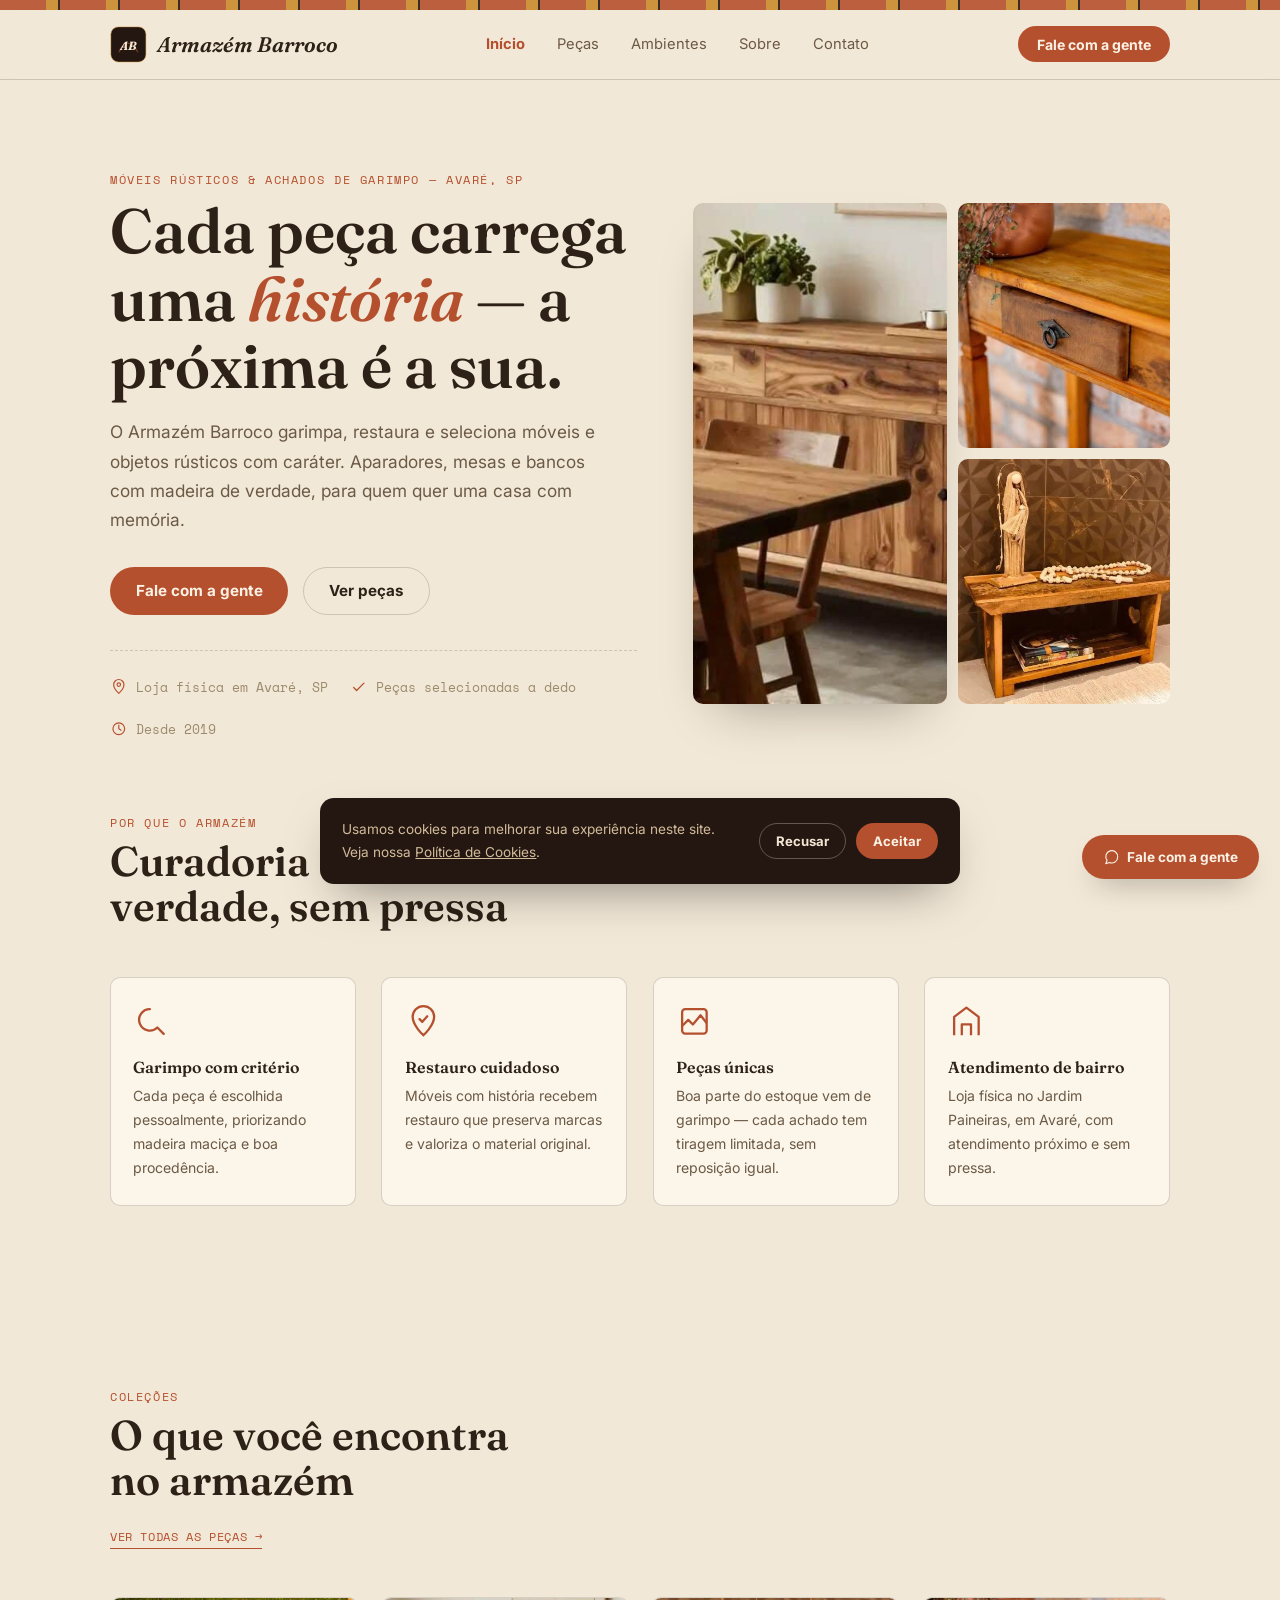
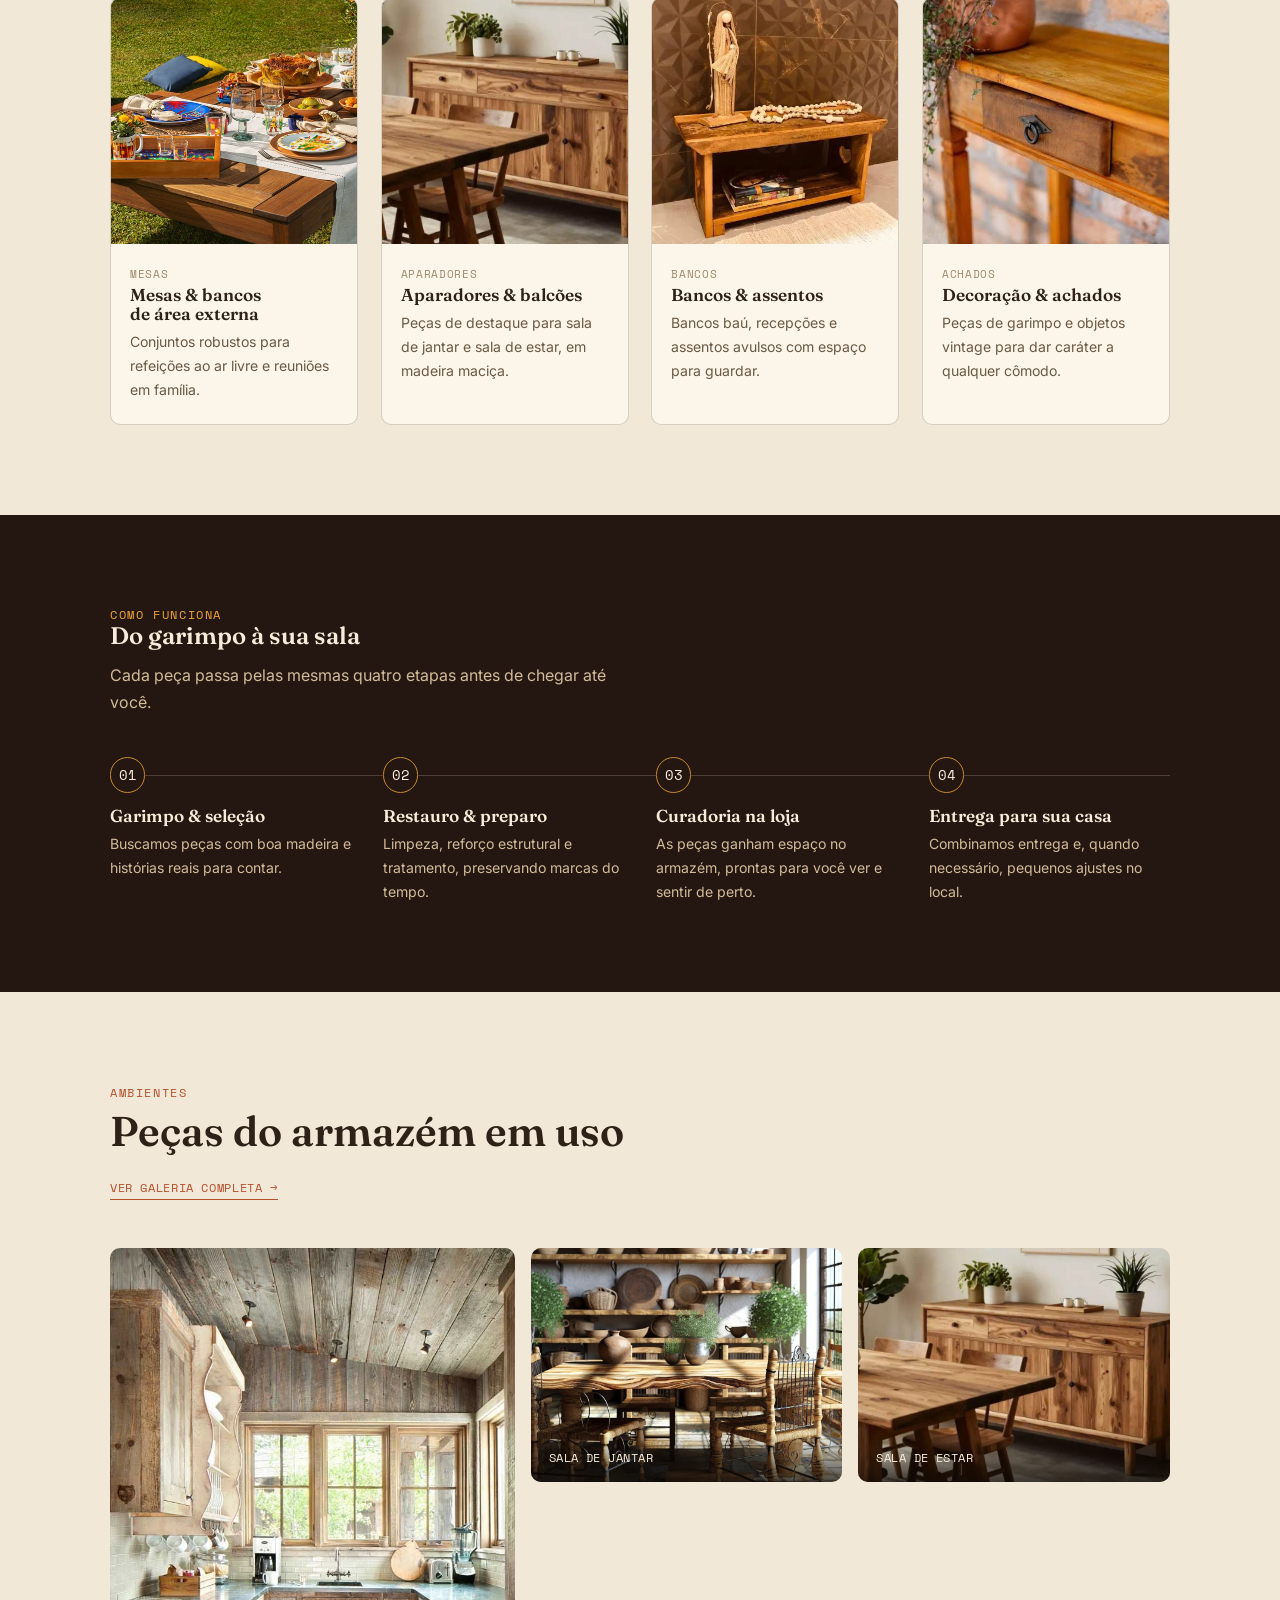
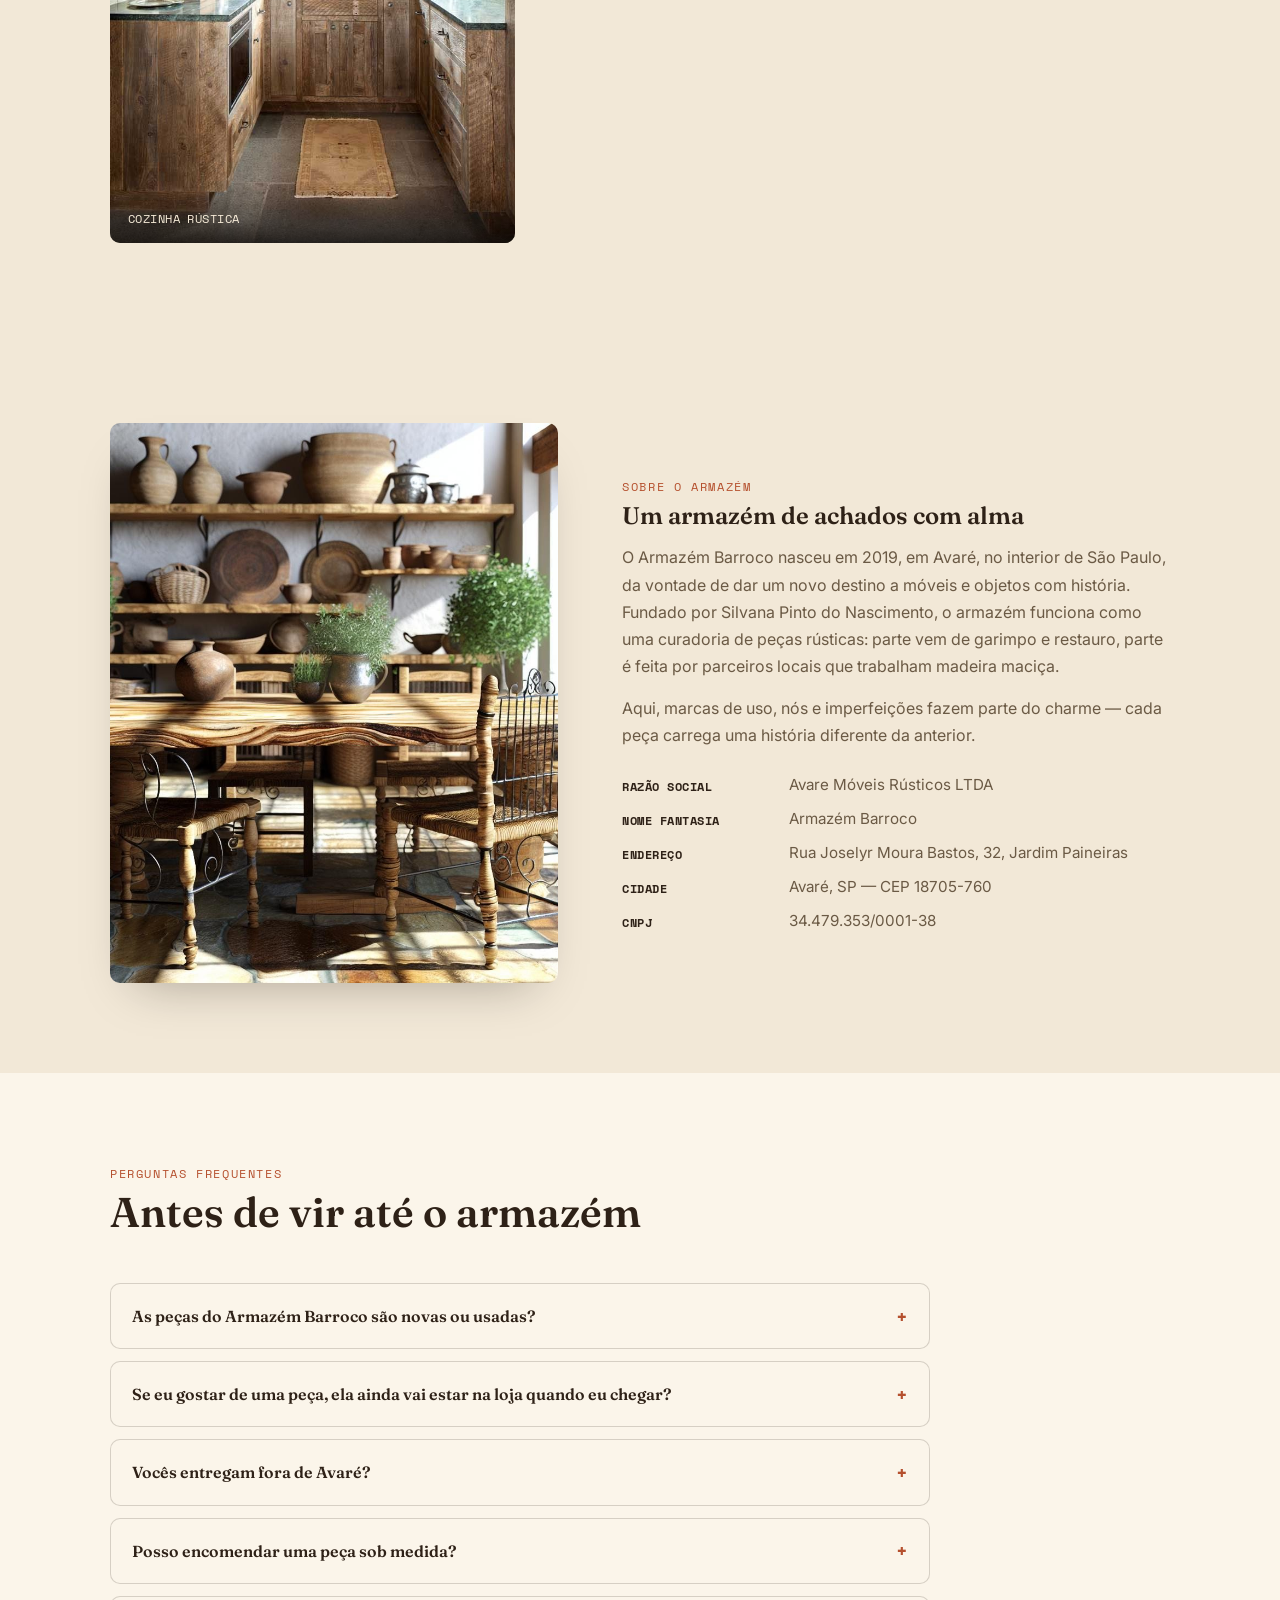
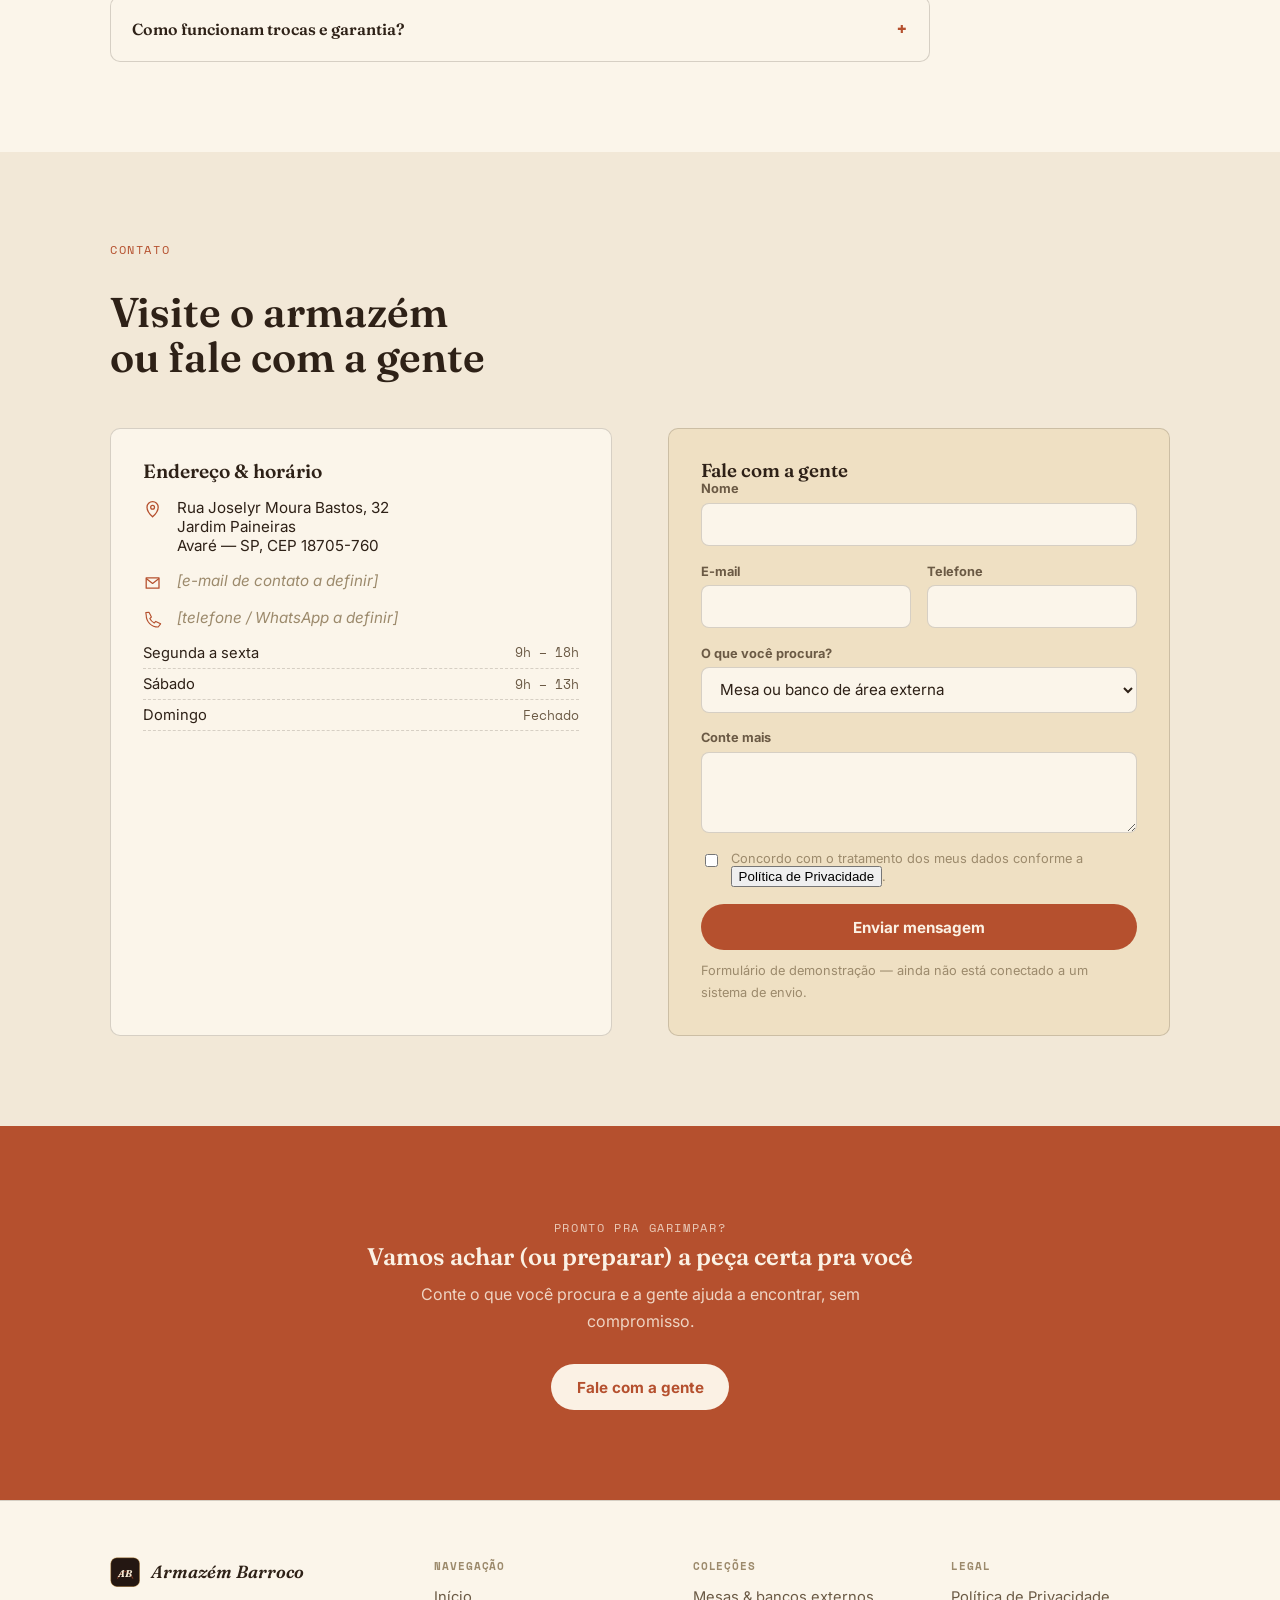
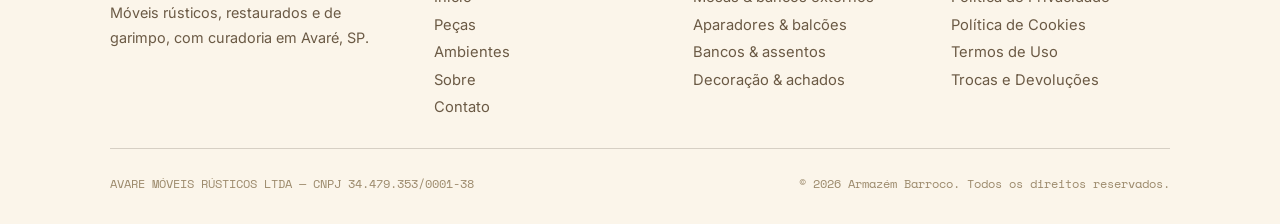
<file: index.html>
<!doctype html>
<html lang="pt-BR">
<head>
<meta name="facebook-domain-verification" content="lcjk804xyr49ak3or5t8444kne2lez" />
<meta charset="UTF-8">
<title>Armazém Barroco — Móveis rústicos e achados de garimpo em Avaré, SP</title>
<meta name="description" content="Móveis rústicos, restaurados e de garimpo, com curadoria da Armazém Barroco em Avaré, SP. Aparadores, mesas, bancos e achados de decoração com história.">
<meta name="viewport" content="width=device-width, initial-scale=1">
<link rel="canonical" href="https://www.armazembarroco.com.br/">
<!-- TODO: troque o domínio acima pelo domínio real assim que o site estiver publicado -->

<!-- Open Graph / compartilhamento (Facebook, Instagram, WhatsApp) -->
<meta property="og:type" content="website">
<meta property="og:locale" content="pt_BR">
<meta property="og:site_name" content="Armazém Barroco">
<meta property="og:title" content="Armazém Barroco — Móveis rústicos e achados de garimpo">
<meta property="og:description" content="Aparadores, mesas, bancos e achados de decoração rústica, com curadoria em Avaré, SP.">
<meta property="og:image" content="images/aparador-contemporaneo.jpg">
<meta property="og:url" content="https://www.armazembarroco.com.br/">
<meta name="twitter:card" content="summary_large_image">

<link rel="icon" href="data:image/svg+xml,%3Csvg xmlns='http://www.w3.org/2000/svg' viewBox='0 0 40 40'%3E%3Crect width='40' height='40' rx='8' fill='%23241712'/%3E%3Ctext x='20' y='27' text-anchor='middle' font-family='Georgia,serif' font-style='italic' font-weight='700' font-size='15' fill='%23f5e9d4'%3EAB%3C/text%3E%3C/svg%3E">

<link rel="preconnect" href="https://fonts.googleapis.com">
<link rel="preconnect" href="https://fonts.gstatic.com" crossorigin>
<link rel="stylesheet" href="https://fonts.googleapis.com/css2?family=Fraunces:ital,opsz,wght@0,9..144,500;0,9..144,600;0,9..144,700;1,9..144,500;1,9..144,600&family=Inter:wght@400;500;600;700&family=Space+Mono:wght@400;700&display=swap">
<link rel="stylesheet" href="style.css">

<script type="application/ld+json">
{
  "@context": "https://schema.org",
  "@type": "FurnitureStore",
  "name": "Armazém Barroco",
  "legalName": "Avare Móveis Rústicos LTDA",
  "image": "images/aparador-contemporaneo.jpg",
  "priceRange": "$$",
  "foundingDate": "2019-08-09",
  "address": {
    "@type": "PostalAddress",
    "streetAddress": "Rua Joselyr Moura Bastos, 32",
    "addressLocality": "Avaré",
    "addressRegion": "SP",
    "postalCode": "18705-760",
    "addressCountry": "BR"
  },
  "openingHoursSpecification": [
    { "@type": "OpeningHoursSpecification", "dayOfWeek": ["Monday","Tuesday","Wednesday","Thursday","Friday"], "opens": "09:00", "closes": "18:00" },
    { "@type": "OpeningHoursSpecification", "dayOfWeek": "Saturday", "opens": "09:00", "closes": "13:00" }
  ]
}
</script>
</head>
<body>

<div class="plank-rule" aria-hidden="true"></div>
<header class="site">
  <nav class="nav container">
    <a class="logo" href="index.html">
      <svg class="mark" viewBox="0 0 40 40" xmlns="http://www.w3.org/2000/svg" aria-hidden="true">
        <rect x="1" y="1" width="38" height="38" rx="8" fill="var(--wood-deep)"/>
        <rect x="1" y="1" width="38" height="38" rx="8" fill="none" stroke="var(--brass)" stroke-width="0.8" opacity="0.6"/>
        <path d="M10 28 Q20 10 30 28" fill="none" stroke="var(--rust)" stroke-width="1.4" stroke-linecap="round" opacity="0.6"/>
        <text x="20" y="26" text-anchor="middle" font-family="'Fraunces', serif" font-style="italic" font-weight="700" font-size="13" fill="#f5e9d4">AB</text>
      </svg>
      Armazém Barroco
    </a>
    <button class="nav-toggle" aria-label="Abrir menu" aria-expanded="false" aria-controls="nav-links">
      <span></span>
    </button>
    <ul class="nav-links" id="nav-links">
      <li><a href="index.html" aria-current="page">Início</a></li>
      <li><a href="produtos.html">Peças</a></li>
      <li><a href="ambientes.html">Ambientes</a></li>
      <li><a href="#sobre">Sobre</a></li>
      <li><a href="#contato">Contato</a></li>
    </ul>
    <a class="nav-cta" href="#contato">Fale com a gente</a>
  </nav>
</header>

<main id="top">
  <section class="hero">
    <div class="container hero-grid">
      <div>
        <span class="eyebrow">Móveis rústicos &amp; achados de garimpo — Avaré, SP</span>
        <h1 style="margin-top:0.6rem;">Cada peça carrega uma <em>história</em> — a próxima é a sua.</h1>
        <p class="lede">O Armazém Barroco garimpa, restaura e seleciona móveis e objetos rústicos com caráter. Aparadores, mesas e bancos com madeira de verdade, para quem quer uma casa com memória.</p>
        <div class="hero-actions">
          <a class="btn btn-primary" href="#contato">Fale com a gente</a>
          <a class="btn btn-ghost" href="produtos.html">Ver peças</a>
        </div>
        <div class="trust-row">
          <span class="item"><svg viewBox="0 0 24 24" fill="none"><path d="M12 21s7-6.2 7-12a7 7 0 1 0-14 0c0 5.8 7 12 7 12Z" stroke="currentColor" stroke-width="1.6"/><circle cx="12" cy="9" r="2.4" stroke="currentColor" stroke-width="1.6"/></svg>Loja física em Avaré, SP</span>
          <span class="item"><svg viewBox="0 0 24 24" fill="none"><path d="M5 13l4 4L19 7" stroke="currentColor" stroke-width="1.8" stroke-linecap="round" stroke-linejoin="round"/></svg>Peças selecionadas a dedo</span>
          <span class="item"><svg viewBox="0 0 24 24" fill="none"><circle cx="12" cy="12" r="8" stroke="currentColor" stroke-width="1.6"/><path d="M12 7v5l3 2" stroke="currentColor" stroke-width="1.6" stroke-linecap="round"/></svg>Desde 2019</span>
        </div>
      </div>
      <div class="hero-mosaic">
        <img class="hm-a" src="images/aparador-contemporaneo.jpg" alt="Aparador rústico em madeira maciça ao lado de mesa de jantar" loading="eager" width="700" height="1000">
        <img class="hm-b" src="images/consolo-vintage-gaveta.jpg" alt="Detalhe de consolo vintage com puxador de ferro" loading="lazy" width="700" height="700">
        <img class="hm-c" src="images/banco-bau-decoracao.jpg" alt="Banco baú rústico decorado com peças de artesanato" loading="lazy" width="700" height="700">
      </div>
    </div>
  </section>

  <section id="diferenciais" style="padding-top:0;">
    <div class="container">
      <div class="section-head reveal">
        <div>
          <span class="eyebrow">Por que o Armazém</span>
          <h2>Curadoria de verdade, sem pressa</h2>
        </div>
      </div>
      <div class="diferenciais-grid">
        <div class="diferencial reveal">
          <svg class="ic" viewBox="0 0 24 24" fill="none"><path d="M11 4a7 7 0 1 0 4.9 12l4.1 4.1" stroke="currentColor" stroke-width="1.5" stroke-linecap="round" stroke-linejoin="round"/></svg>
          <h3>Garimpo com critério</h3>
          <p>Cada peça é escolhida pessoalmente, priorizando madeira maciça e boa procedência.</p>
        </div>
        <div class="diferencial reveal">
          <svg class="ic" viewBox="0 0 24 24" fill="none"><path d="M12 21s7-6.2 7-12a7 7 0 1 0-14 0c0 5.8 7 12 7 12Z" stroke="currentColor" stroke-width="1.5"/><path d="M9.5 10.5l1.8 1.8 3.2-3.6" stroke="currentColor" stroke-width="1.5" stroke-linecap="round" stroke-linejoin="round"/></svg>
          <h3>Restauro cuidadoso</h3>
          <p>Móveis com história recebem restauro que preserva marcas e valoriza o material original.</p>
        </div>
        <div class="diferencial reveal">
          <svg class="ic" viewBox="0 0 24 24" fill="none"><rect x="4" y="4" width="16" height="16" rx="2" stroke="currentColor" stroke-width="1.5"/><path d="M4 15l4-4 3 3 5-6 4 5" stroke="currentColor" stroke-width="1.5" stroke-linejoin="round"/></svg>
          <h3>Peças únicas</h3>
          <p>Boa parte do estoque vem de garimpo — cada achado tem tiragem limitada, sem reposição igual.</p>
        </div>
        <div class="diferencial reveal">
          <svg class="ic" viewBox="0 0 24 24" fill="none"><path d="M4 21V9l8-6 8 6v12" stroke="currentColor" stroke-width="1.5" stroke-linejoin="round"/><path d="M9 21v-7h6v7" stroke="currentColor" stroke-width="1.5" stroke-linejoin="round"/></svg>
          <h3>Atendimento de bairro</h3>
          <p>Loja física no Jardim Paineiras, em Avaré, com atendimento próximo e sem pressa.</p>
        </div>
      </div>
    </div>
  </section>

  <section id="colecoes">
    <div class="container">
      <div class="section-head reveal">
        <div>
          <span class="eyebrow">Coleções</span>
          <h2>O que você encontra no armazém</h2>
        </div>
        <a class="link-more" href="produtos.html">Ver todas as peças →</a>
      </div>
      <div class="colecoes-grid">
        <a class="colecao-card reveal" href="produtos.html?cat=mesas">
          <div class="colecao-photo"><img src="images/mesa-piquenique-externa.jpg" alt="Mesa rústica para área externa" loading="lazy" width="600" height="600"></div>
          <div class="colecao-body">
            <span>Mesas</span>
            <h3>Mesas &amp; bancos de área externa</h3>
            <p>Conjuntos robustos para refeições ao ar livre e reuniões em família.</p>
          </div>
        </a>
        <a class="colecao-card reveal" href="produtos.html?cat=aparadores">
          <div class="colecao-photo"><img src="images/aparador-contemporaneo.jpg" alt="Aparador rústico contemporâneo" loading="lazy" width="600" height="600"></div>
          <div class="colecao-body">
            <span>Aparadores</span>
            <h3>Aparadores &amp; balcões</h3>
            <p>Peças de destaque para sala de jantar e sala de estar, em madeira maciça.</p>
          </div>
        </a>
        <a class="colecao-card reveal" href="produtos.html?cat=bancos">
          <div class="colecao-photo"><img src="images/banco-bau-decoracao.jpg" alt="Banco baú rústico com nicho" loading="lazy" width="600" height="600"></div>
          <div class="colecao-body">
            <span>Bancos</span>
            <h3>Bancos &amp; assentos</h3>
            <p>Bancos baú, recepções e assentos avulsos com espaço para guardar.</p>
          </div>
        </a>
        <a class="colecao-card reveal" href="produtos.html?cat=decoracao">
          <div class="colecao-photo"><img src="images/consolo-vintage-gaveta.jpg" alt="Consolo vintage com gaveta e puxador de ferro" loading="lazy" width="600" height="600"></div>
          <div class="colecao-body">
            <span>Achados</span>
            <h3>Decoração &amp; achados</h3>
            <p>Peças de garimpo e objetos vintage para dar caráter a qualquer cômodo.</p>
          </div>
        </a>
      </div>
    </div>
  </section>

  <section class="band" id="processo">
    <div class="container">
      <div class="reveal">
        <span class="eyebrow">Como funciona</span>
        <h2>Do garimpo à sua sala</h2>
        <p style="margin-top:0.8rem; max-width:52ch;">Cada peça passa pelas mesmas quatro etapas antes de chegar até você.</p>
      </div>
      <div class="steps">
        <div class="step reveal">
          <div class="n">01</div>
          <h3>Garimpo &amp; seleção</h3>
          <p>Buscamos peças com boa madeira e histórias reais para contar.</p>
        </div>
        <div class="step reveal">
          <div class="n">02</div>
          <h3>Restauro &amp; preparo</h3>
          <p>Limpeza, reforço estrutural e tratamento, preservando marcas do tempo.</p>
        </div>
        <div class="step reveal">
          <div class="n">03</div>
          <h3>Curadoria na loja</h3>
          <p>As peças ganham espaço no armazém, prontas para você ver e sentir de perto.</p>
        </div>
        <div class="step reveal">
          <div class="n">04</div>
          <h3>Entrega para sua casa</h3>
          <p>Combinamos entrega e, quando necessário, pequenos ajustes no local.</p>
        </div>
      </div>
    </div>
  </section>

  <section id="ambientes-teaser">
    <div class="container">
      <div class="section-head reveal">
        <div>
          <span class="eyebrow">Ambientes</span>
          <h2>Peças do armazém em uso</h2>
        </div>
        <a class="link-more" href="ambientes.html">Ver galeria completa →</a>
      </div>
      <div class="ambientes-teaser">
        <a class="ambiente-tile reveal" href="ambientes.html">
          <img src="images/cozinha-reclaimed-wood.jpg" alt="Cozinha rústica com madeira de reaproveitamento" loading="lazy">
          <span class="cap">Cozinha rústica</span>
        </a>
        <a class="ambiente-tile reveal" href="ambientes.html">
          <img src="images/sala-jantar-potes.jpg" alt="Sala de jantar rústica com prateleiras de potes de barro" loading="lazy">
          <span class="cap">Sala de jantar</span>
        </a>
        <a class="ambiente-tile reveal" href="ambientes.html">
          <img src="images/aparador-contemporaneo.jpg" alt="Sala de estar com aparador e mesa rústica" loading="lazy">
          <span class="cap">Sala de estar</span>
        </a>
      </div>
    </div>
  </section>

  <section id="sobre">
    <div class="container sobre-grid">
      <div class="sobre-art reveal">
        <img src="images/sala-jantar-potes.jpg" alt="Ambiente rústico decorado com potes de barro e móveis de madeira" loading="lazy" width="600" height="750">
      </div>
      <div class="reveal">
        <span class="eyebrow">Sobre o armazém</span>
        <h2 style="margin-top:0.5rem;">Um armazém de achados com alma</h2>
        <p style="margin-top:1rem;">O Armazém Barroco nasceu em 2019, em Avaré, no interior de São Paulo, da vontade de dar um novo destino a móveis e objetos com história. Fundado por Silvana Pinto do Nascimento, o armazém funciona como uma curadoria de peças rústicas: parte vem de garimpo e restauro, parte é feita por parceiros locais que trabalham madeira maciça.</p>
        <p style="margin-top:0.9rem;">Aqui, marcas de uso, nós e imperfeições fazem parte do charme — cada peça carrega uma história diferente da anterior.</p>
        <ul class="sobre-facts">
          <li><strong>Razão social</strong> Avare Móveis Rústicos LTDA</li>
          <li><strong>Nome fantasia</strong> Armazém Barroco</li>
          <li><strong>Endereço</strong> Rua Joselyr Moura Bastos, 32, Jardim Paineiras</li>
          <li><strong>Cidade</strong> Avaré, SP — CEP 18705-760</li>
          <li><strong>CNPJ</strong> 34.479.353/0001-38</li>
        </ul>
      </div>
    </div>
  </section>

  <section id="faq" style="background:var(--surface);">
    <div class="container">
      <div class="section-head reveal">
        <div>
          <span class="eyebrow">Perguntas frequentes</span>
          <h2>Antes de vir até o armazém</h2>
        </div>
      </div>
      <div class="faq-list reveal">
        <details class="faq-item">
          <summary>As peças do Armazém Barroco são novas ou usadas?</summary>
          <div class="faq-a"><p>Trabalhamos com uma mistura: peças de garimpo restauradas, com marcas de uso originais, e peças novas feitas em madeira maciça por parceiros locais. Cada peça informa sua origem.</p></div>
        </details>
        <details class="faq-item">
          <summary>Se eu gostar de uma peça, ela ainda vai estar na loja quando eu chegar?</summary>
          <div class="faq-a"><p>Como parte do nosso estoque é de peças únicas de garimpo, recomendamos confirmar disponibilidade pelo formulário ou WhatsApp antes de vir até a loja.</p></div>
        </details>
        <details class="faq-item">
          <summary>Vocês entregam fora de Avaré?</summary>
          <div class="faq-a"><p>Sim, combinamos entrega para cidades da região; o valor e o prazo dependem da distância e do tamanho da peça.</p></div>
        </details>
        <details class="faq-item">
          <summary>Posso encomendar uma peça sob medida?</summary>
          <div class="faq-a"><p>Para peças novas em madeira maciça, sim — converse com a gente sobre medidas e prazo. Peças de garimpo são vendidas como estão, por serem únicas.</p></div>
        </details>
        <details class="faq-item">
          <summary>Como funcionam trocas e garantia?</summary>
          <div class="faq-a"><p>Seguimos o Código de Defesa do Consumidor. Consulte nossa <button type="button" onclick="openModal('modal-trocas')">Política de Trocas e Devoluções</button> para detalhes sobre peças novas e peças de garimpo.</p></div>
        </details>
      </div>
    </div>
  </section>

  <section id="contato">
    <div class="container">
      <div class="section-head reveal">
        <span class="eyebrow">Contato</span>
        <h2>Visite o armazém ou fale com a gente</h2>
      </div>
      <div class="contato-wrap">
        <div class="info-card reveal">
          <h3>Endereço &amp; horário</h3>
          <ul class="info-list">
            <li>
              <svg viewBox="0 0 24 24" fill="none"><path d="M12 21s7-6.2 7-12a7 7 0 1 0-14 0c0 5.8 7 12 7 12Z" stroke="currentColor" stroke-width="1.6"/><circle cx="12" cy="9" r="2.4" stroke="currentColor" stroke-width="1.6"/></svg>
              <span>Rua Joselyr Moura Bastos, 32<br>Jardim Paineiras<br>Avaré — SP, CEP 18705-760</span>
            </li>
            <li>
              <svg viewBox="0 0 24 24" fill="none"><path d="M4 6h16v13H4z" stroke="currentColor" stroke-width="1.6" stroke-linejoin="round"/><path d="m4 7 8 6 8-6" stroke="currentColor" stroke-width="1.6" stroke-linejoin="round"/></svg>
              <!-- TODO: substitua pelo e-mail real, ex.: <a href="mailto:contato@armazembarroco.com.br">contato@armazembarroco.com.br</a> -->
              <span class="placeholder">[e-mail de contato a definir]</span>
            </li>
            <li>
              <svg viewBox="0 0 24 24" fill="none"><path d="M4 5c0 8.5 6.5 15 15 15l3-4-6-3-2 2c-2.5-1.2-4.3-3-5.5-5.5l2-2-3-6-4 .5Z" stroke="currentColor" stroke-width="1.4" stroke-linejoin="round"/></svg>
              <!-- TODO: substitua pelo WhatsApp real, ex.: <a href="https://wa.me/5514999999999">(14) 99999-9999</a> -->
              <span class="placeholder">[telefone / WhatsApp a definir]</span>
            </li>
          </ul>
          <table class="hours-table">
            <tr><td>Segunda a sexta</td><td>9h – 18h</td></tr>
            <tr><td>Sábado</td><td>9h – 13h</td></tr>
            <tr><td>Domingo</td><td>Fechado</td></tr>
          </table>
        </div>
        <form class="form-card reveal" data-demo-form>
          <h3>Fale com a gente</h3>
          <div class="field">
            <label for="f-nome">Nome</label>
            <input id="f-nome" name="nome" type="text" autocomplete="name" required>
          </div>
          <div class="field-row">
            <div class="field">
              <label for="f-email">E-mail</label>
              <input id="f-email" name="email" type="email" autocomplete="email" required>
            </div>
            <div class="field">
              <label for="f-tel">Telefone</label>
              <input id="f-tel" name="telefone" type="tel" autocomplete="tel">
            </div>
          </div>
          <div class="field">
            <label for="f-interesse">O que você procura?</label>
            <select id="f-interesse" name="interesse">
              <option>Mesa ou banco de área externa</option>
              <option>Aparador ou balcão</option>
              <option>Banco ou assento</option>
              <option>Decoração e achados</option>
              <option>Outro / não sei ainda</option>
            </select>
          </div>
          <div class="field">
            <label for="f-msg">Conte mais</label>
            <textarea id="f-msg" name="mensagem" rows="3" required></textarea>
          </div>
          <div class="consent-row">
            <input id="f-consent" type="checkbox" required>
            <label for="f-consent">Concordo com o tratamento dos meus dados conforme a <button type="button" onclick="openModal('modal-privacidade')">Política de Privacidade</button>.</label>
          </div>
          <button type="submit" class="btn btn-primary" style="width:100%; justify-content:center;">Enviar mensagem</button>
          <p class="form-note">Formulário de demonstração — ainda não está conectado a um sistema de envio.</p>
        </form>
      </div>
    </div>
  </section>

  <section class="cta-band">
    <div class="container">
      <span class="eyebrow" style="color:var(--rust-ink); opacity:0.75;">Pronto pra garimpar?</span>
      <h2 style="margin-top:0.5rem;">Vamos achar (ou preparar) a peça certa pra você</h2>
      <p>Conte o que você procura e a gente ajuda a encontrar, sem compromisso.</p>
      <a class="btn btn-primary" href="#contato">Fale com a gente</a>
    </div>
  </section>
</main>

<footer class="site">
  <div class="container">
    <div class="footer-top">
      <div class="footer-brand">
        <a class="logo" href="index.html" style="font-size:1.1rem;">
          <svg class="mark" viewBox="0 0 40 40" xmlns="http://www.w3.org/2000/svg" aria-hidden="true" style="width:1.9rem;height:1.9rem;">
            <rect x="1" y="1" width="38" height="38" rx="8" fill="var(--wood-deep)"/>
            <rect x="1" y="1" width="38" height="38" rx="8" fill="none" stroke="var(--brass)" stroke-width="0.8" opacity="0.6"/>
            <path d="M10 28 Q20 10 30 28" fill="none" stroke="var(--rust)" stroke-width="1.4" stroke-linecap="round" opacity="0.6"/>
            <text x="20" y="26" text-anchor="middle" font-family="'Fraunces', serif" font-style="italic" font-weight="700" font-size="13" fill="#f5e9d4">AB</text>
          </svg>
          Armazém Barroco
        </a>
        <p>Móveis rústicos, restaurados e de garimpo, com curadoria em Avaré, SP.</p>
      </div>
      <div class="footer-col">
        <h4>Navegação</h4>
        <ul>
          <li><a href="index.html">Início</a></li>
          <li><a href="produtos.html">Peças</a></li>
          <li><a href="ambientes.html">Ambientes</a></li>
          <li><a href="#sobre">Sobre</a></li>
          <li><a href="#contato">Contato</a></li>
        </ul>
      </div>
      <div class="footer-col">
        <h4>Coleções</h4>
        <ul>
          <li><a href="produtos.html?cat=mesas">Mesas &amp; bancos externos</a></li>
          <li><a href="produtos.html?cat=aparadores">Aparadores &amp; balcões</a></li>
          <li><a href="produtos.html?cat=bancos">Bancos &amp; assentos</a></li>
          <li><a href="produtos.html?cat=decoracao">Decoração &amp; achados</a></li>
        </ul>
      </div>
      <div class="footer-col">
        <h4>Legal</h4>
        <ul>
          <li><button type="button" onclick="openModal('modal-privacidade')">Política de Privacidade</button></li>
          <li><button type="button" onclick="openModal('modal-cookies')">Política de Cookies</button></li>
          <li><button type="button" onclick="openModal('modal-termos')">Termos de Uso</button></li>
          <li><button type="button" onclick="openModal('modal-trocas')">Trocas e Devoluções</button></li>
        </ul>
      </div>
    </div>
    <div class="footer-legal">
      <span class="cnpj">AVARE MÓVEIS RÚSTICOS LTDA — CNPJ 34.479.353/0001-38</span>
      <span>© 2026 Armazém Barroco. Todos os direitos reservados.</span>
    </div>
  </div>
</footer>

<a class="fab" href="#contato" aria-label="Fale com a gente">
  <svg viewBox="0 0 24 24" fill="none"><path d="M21 11.5a8.5 8.5 0 0 1-11.9 7.8L4 21l1.8-5A8.5 8.5 0 1 1 21 11.5Z" stroke="currentColor" stroke-width="1.6" stroke-linejoin="round"/></svg>
  <span>Fale com a gente</span>
</a>

<div class="cookie-banner" id="cookie-banner" role="dialog" aria-live="polite" aria-label="Aviso de cookies">
  <p>Usamos cookies para melhorar sua experiência neste site. Veja nossa <button type="button" onclick="openModal('modal-cookies')" style="background:none;border:none;padding:0;color:inherit;text-decoration:underline;cursor:pointer;font:inherit;">Política de Cookies</button>.</p>
  <div class="actions">
    <button class="cookie-btn" type="button" onclick="setCookieChoice('recusado')">Recusar</button>
    <button class="cookie-btn accept" type="button" onclick="setCookieChoice('aceito')">Aceitar</button>
  </div>
</div>

<div class="modal-backdrop" id="modal-privacidade" onclick="if(event.target===this) closeModal('modal-privacidade')">
  <div class="modal" role="dialog" aria-modal="true" aria-labelledby="priv-title">
    <button class="modal-close" onclick="closeModal('modal-privacidade')" aria-label="Fechar">✕</button>
    <span class="eyebrow">Documento legal</span>
    <h2 id="priv-title">Política de Privacidade</h2>
    <p style="margin-top:0.8rem;">Esta política descreve como a <strong>Avare Móveis Rústicos LTDA</strong> (nome fantasia Armazém Barroco, CNPJ 34.479.353/0001-38), com sede na Rua Joselyr Moura Bastos, 32, Jardim Paineiras, Avaré — SP, trata os dados pessoais coletados por meio deste site, em conformidade com a Lei Geral de Proteção de Dados (Lei nº 13.709/2018 — LGPD).</p>

    <h3>1. Quais dados coletamos</h3>
    <ul>
      <li>Dados fornecidos voluntariamente em formulários de contato (nome, e-mail, telefone, mensagem).</li>
      <li>Dados de navegação coletados por cookies, conforme nossa Política de Cookies.</li>
    </ul>

    <h3>2. Finalidade do tratamento</h3>
    <ul>
      <li>Responder solicitações de contato e disponibilidade de peças.</li>
      <li>Melhorar a experiência de navegação no site.</li>
      <li>Cumprir obrigações legais e regulatórias, quando aplicável.</li>
    </ul>

    <h3>3. Compartilhamento de dados</h3>
    <p>Não vendemos dados pessoais. Dados podem ser compartilhados com prestadores de serviço estritamente necessários à operação do site (por exemplo, hospedagem e ferramentas de envio de formulário), sempre com obrigação contratual de confidencialidade.</p>

    <h3>4. Seus direitos como titular</h3>
    <p>Nos termos da LGPD, você pode solicitar confirmação de tratamento, acesso, correção, anonimização, eliminação ou portabilidade dos seus dados, bem como revogar consentimento a qualquer momento.</p>

    <h3>5. Contato</h3>
    <p>Solicitações relacionadas a esta política podem ser enviadas ao endereço físico informado acima, aos cuidados do controlador de dados.</p>

    <h3>6. Atualizações</h3>
    <p>Esta política pode ser atualizada periodicamente. Última atualização: setembro de 2026.</p>
  </div>
</div>

<div class="modal-backdrop" id="modal-cookies" onclick="if(event.target===this) closeModal('modal-cookies')">
  <div class="modal" role="dialog" aria-modal="true" aria-labelledby="cook-title">
    <button class="modal-close" onclick="closeModal('modal-cookies')" aria-label="Fechar">✕</button>
    <span class="eyebrow">Documento legal</span>
    <h2 id="cook-title">Política de Cookies</h2>
    <p style="margin-top:0.8rem;">Este site, operado pela <strong>Avare Móveis Rústicos LTDA</strong> (Armazém Barroco, CNPJ 34.479.353/0001-38), utiliza cookies para funcionar corretamente e melhorar a experiência de navegação.</p>

    <h3>1. O que são cookies</h3>
    <p>Cookies são pequenos arquivos armazenados no seu navegador que permitem lembrar preferências e reconhecer visitas anteriores.</p>

    <h3>2. Tipos de cookies que usamos</h3>
    <ul>
      <li><strong>Necessários:</strong> essenciais para o funcionamento do site, como lembrar sua escolha sobre este aviso de cookies.</li>
      <li><strong>Desempenho (opcionais):</strong> ajudam a entender como o site é usado, quando habilitados — por exemplo, pixels de anúncios (Meta/Google) usados para medir o resultado de campanhas.</li>
    </ul>

    <h3>3. Como gerenciar cookies</h3>
    <p>Você pode aceitar ou recusar cookies não essenciais pelo aviso exibido neste site, e também gerenciar ou apagar cookies diretamente nas configurações do seu navegador a qualquer momento.</p>

    <h3>4. Atualizações</h3>
    <p>Esta política pode ser atualizada periodicamente. Última atualização: setembro de 2026.</p>
  </div>
</div>

<div class="modal-backdrop" id="modal-termos" onclick="if(event.target===this) closeModal('modal-termos')">
  <div class="modal" role="dialog" aria-modal="true" aria-labelledby="termos-title">
    <button class="modal-close" onclick="closeModal('modal-termos')" aria-label="Fechar">✕</button>
    <span class="eyebrow">Documento legal</span>
    <h2 id="termos-title">Termos de Uso</h2>
    <p style="margin-top:0.8rem;">Estes Termos de Uso regem o acesso e a utilização deste site, de propriedade da <strong>Avare Móveis Rústicos LTDA</strong> (nome fantasia Armazém Barroco, CNPJ 34.479.353/0001-38). Ao navegar neste site, você concorda com os termos abaixo.</p>

    <h3>1. Sobre o conteúdo do site</h3>
    <p>Trabalhamos com dois tipos de peças: (a) peças novas, feitas sob encomenda em madeira maciça, e (b) peças de garimpo e restauro, com estoque único e sem reposição idêntica. As imagens têm caráter ilustrativo e podem existir variações naturais de veio, cor e marcas de uso entre a foto exibida e a peça disponível.</p>

    <h3>2. Disponibilidade e preços</h3>
    <p>Este site não realiza vendas ou cobranças online. Preços e disponibilidade são informados por contato direto (formulário, telefone/WhatsApp ou visita à loja), podendo variar conforme o tipo de peça, o material e se ela já foi vendida por ser um item único.</p>

    <h3>3. Propriedade intelectual</h3>
    <p>Marca, logotipo, textos e imagens deste site pertencem à Avare Móveis Rústicos LTDA ou são utilizados sob licença, sendo proibida a reprodução sem autorização prévia.</p>

    <h3>4. Limitação de responsabilidade</h3>
    <p>Envidamos esforços para manter as informações deste site atualizadas e corretas, mas não garantimos ausência total de erros. Recomendamos confirmar disponibilidade, medidas e valores diretamente com nossa equipe antes de fechar um pedido.</p>

    <h3>5. Legislação aplicável</h3>
    <p>Estes termos são regidos pelas leis brasileiras, incluindo o Código de Defesa do Consumidor (Lei nº 8.078/1990) e a LGPD (Lei nº 13.709/2018).</p>

    <h3>6. Atualizações</h3>
    <p>Estes Termos de Uso podem ser atualizados periodicamente. Última atualização: setembro de 2026.</p>
  </div>
</div>

<div class="modal-backdrop" id="modal-trocas" onclick="if(event.target===this) closeModal('modal-trocas')">
  <div class="modal" role="dialog" aria-modal="true" aria-labelledby="trocas-title">
    <button class="modal-close" onclick="closeModal('modal-trocas')" aria-label="Fechar">✕</button>
    <span class="eyebrow">Documento legal</span>
    <h2 id="trocas-title">Política de Trocas e Devoluções</h2>
    <p style="margin-top:0.8rem;">A Avare Móveis Rústicos LTDA (Armazém Barroco, CNPJ 34.479.353/0001-38) segue o Código de Defesa do Consumidor (Lei nº 8.078/1990) em relação a trocas, devoluções e garantia.</p>

    <h3>1. Direito de arrependimento</h3>
    <p>Para pedidos fechados fora do estabelecimento comercial (à distância, por telefone, WhatsApp ou formulário do site), o cliente tem até 7 dias corridos após o recebimento da peça para desistir da compra, conforme o Art. 49 do CDC, desde que o item seja devolvido em condições de uso normal.</p>

    <h3>2. Peças novas com defeito de fabricação</h3>
    <p>Peças novas com defeito de fabricação têm garantia legal de 90 dias, conforme o Art. 26 do CDC, para reparo, troca ou reembolso, a critério do consumidor, quando o defeito não for sanado em prazo razoável.</p>

    <h3>3. Peças de garimpo e restauro</h3>
    <p>Peças de garimpo são vendidas com as marcas de uso, nós e imperfeições descritas no momento da venda — essas características fazem parte do produto e não configuram defeito. A garantia, nesses casos, cobre apenas problemas estruturais não informados no momento da compra.</p>

    <h3>4. Como solicitar troca, devolução ou reparo</h3>
    <p>Entre em contato pelo formulário deste site, pelo telefone/WhatsApp ou pelo endereço físico informados na seção de Contato, com o número do pedido e fotos do problema relatado, quando aplicável.</p>

    <h3>5. Atualizações</h3>
    <p>Esta política pode ser atualizada periodicamente. Última atualização: setembro de 2026.</p>
  </div>
</div>

<script src="script.js"></script>
</body>
</html>
</file>
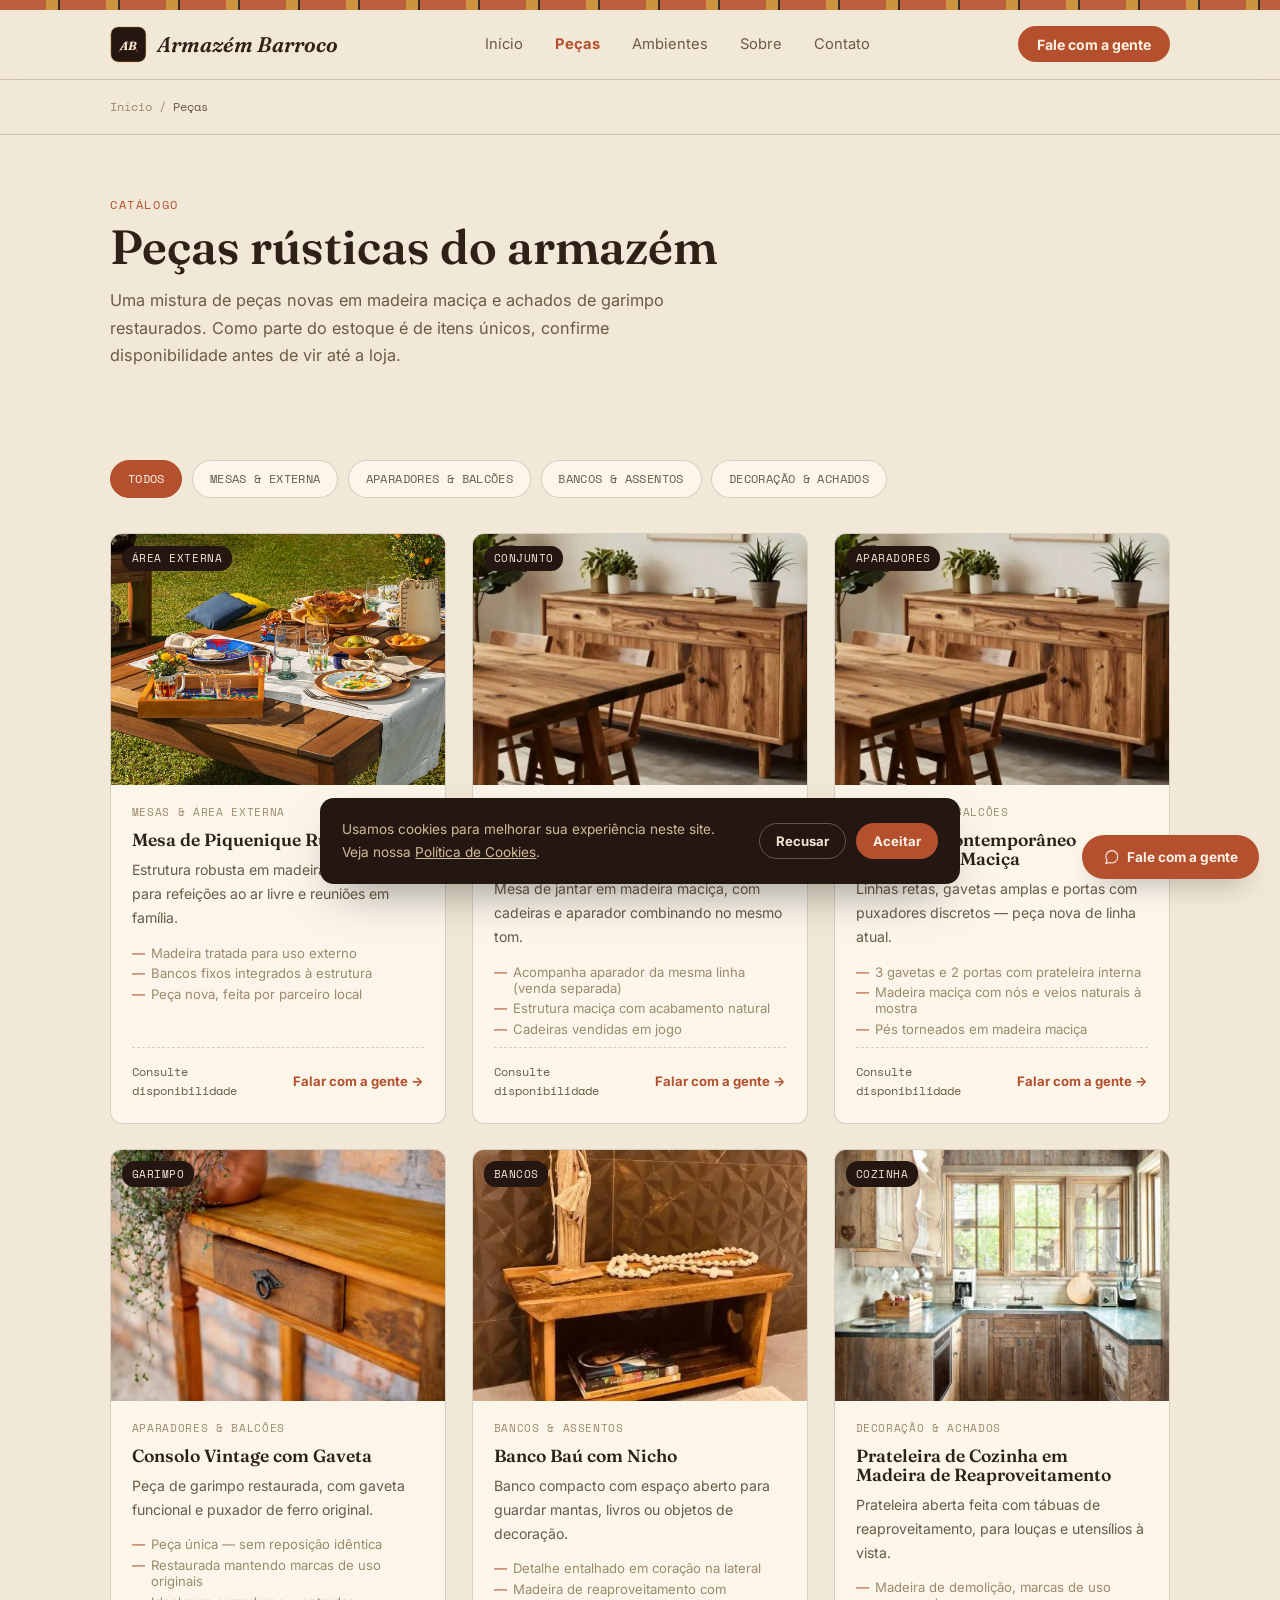
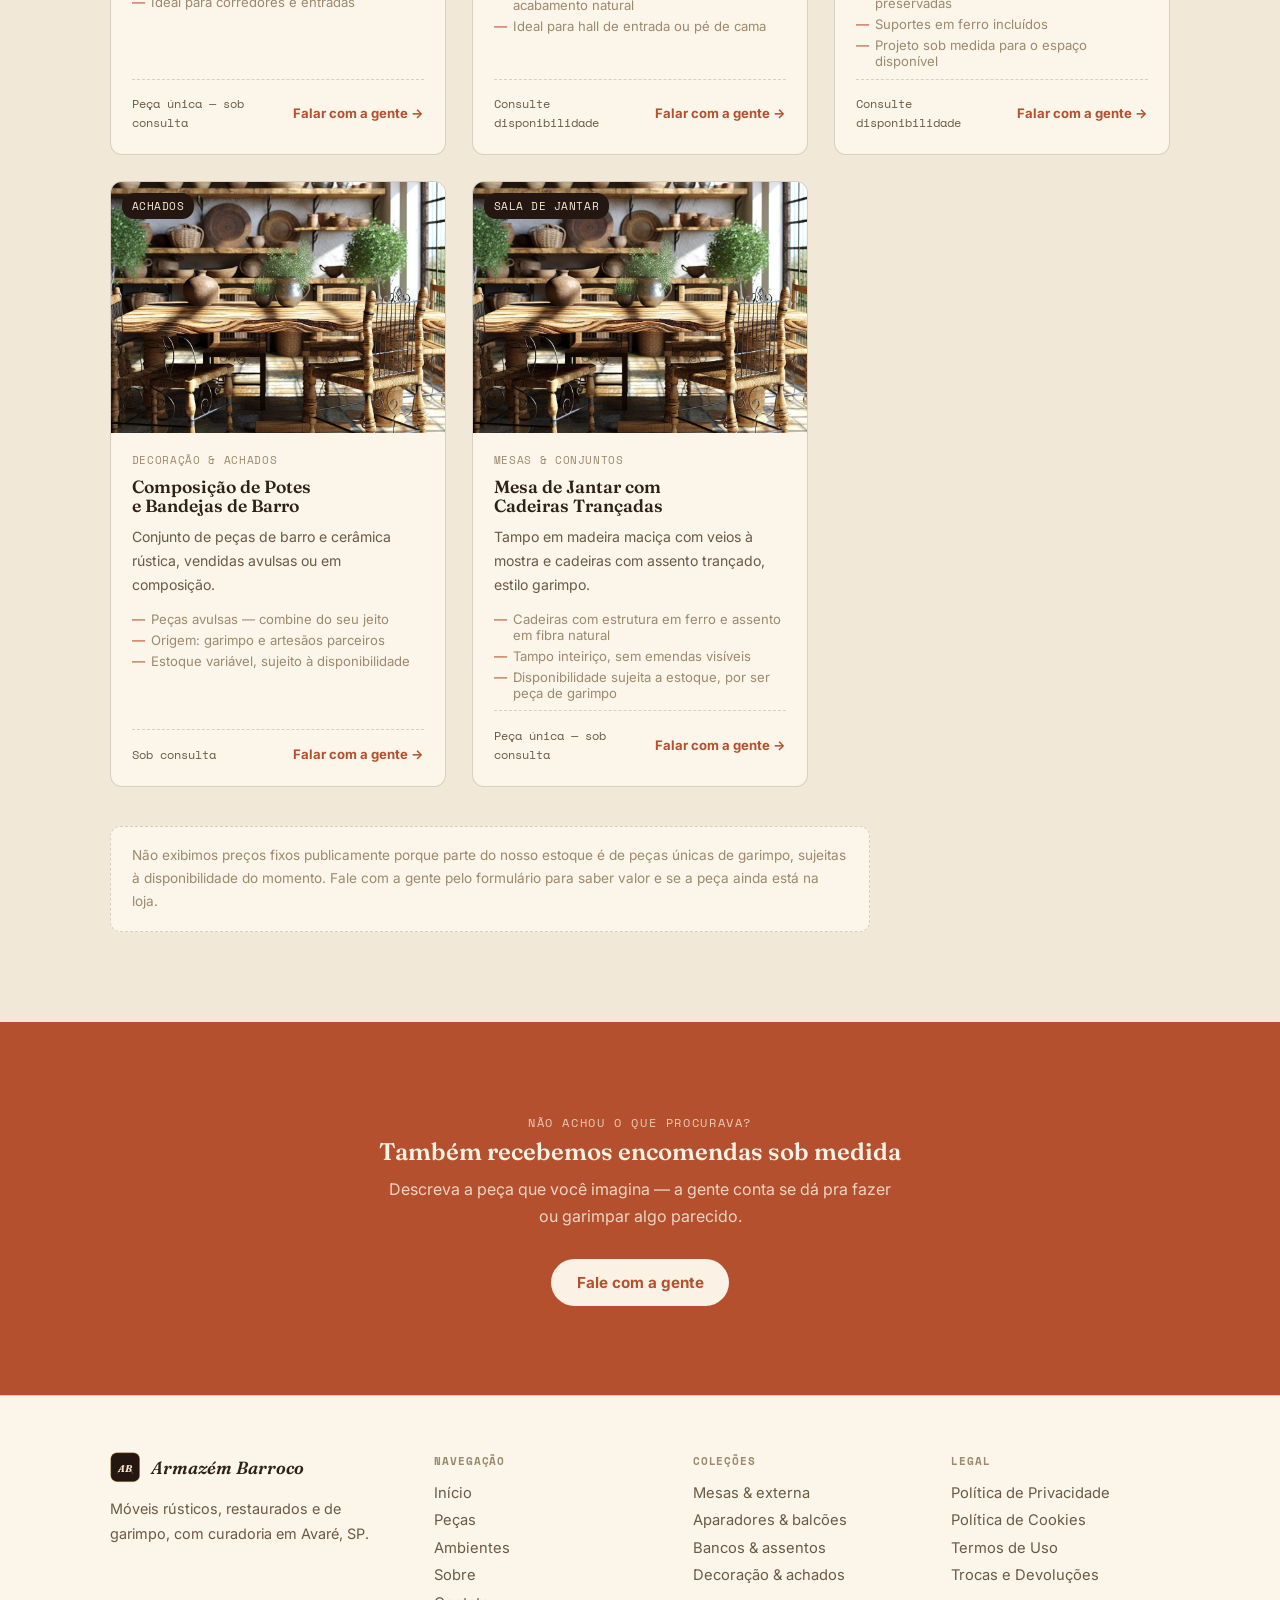
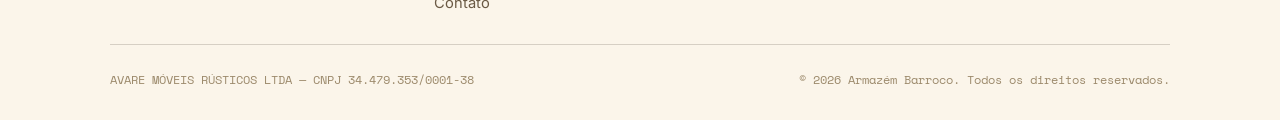
<file: produtos.html>
<!doctype html>
<html lang="pt-BR">
<head>
<meta charset="UTF-8">
<title>Peças — Armazém Barroco</title>
<meta name="description" content="Aparadores, mesas, bancos e achados de decoração rústica com curadoria da Armazém Barroco, em Avaré, SP.">
<meta name="viewport" content="width=device-width, initial-scale=1">
<link rel="canonical" href="https://www.armazembarroco.com.br/produtos.html">

<meta property="og:type" content="website">
<meta property="og:locale" content="pt_BR">
<meta property="og:site_name" content="Armazém Barroco">
<meta property="og:title" content="Peças — Armazém Barroco">
<meta property="og:description" content="Aparadores, mesas, bancos e achados de decoração rústica, com curadoria em Avaré, SP.">
<meta property="og:image" content="images/aparador-contemporaneo.jpg">
<meta name="twitter:card" content="summary_large_image">

<link rel="icon" href="data:image/svg+xml,%3Csvg xmlns='http://www.w3.org/2000/svg' viewBox='0 0 40 40'%3E%3Crect width='40' height='40' rx='8' fill='%23241712'/%3E%3Ctext x='20' y='27' text-anchor='middle' font-family='Georgia,serif' font-style='italic' font-weight='700' font-size='15' fill='%23f5e9d4'%3EAB%3C/text%3E%3C/svg%3E">

<link rel="preconnect" href="https://fonts.googleapis.com">
<link rel="preconnect" href="https://fonts.gstatic.com" crossorigin>
<link rel="stylesheet" href="https://fonts.googleapis.com/css2?family=Fraunces:ital,opsz,wght@0,9..144,500;0,9..144,600;0,9..144,700;1,9..144,500;1,9..144,600&family=Inter:wght@400;500;600;700&family=Space+Mono:wght@400;700&display=swap">
<link rel="stylesheet" href="style.css">
</head>
<body>

<div class="plank-rule" aria-hidden="true"></div>
<header class="site">
  <nav class="nav container">
    <a class="logo" href="index.html">
      <svg class="mark" viewBox="0 0 40 40" xmlns="http://www.w3.org/2000/svg" aria-hidden="true">
        <rect x="1" y="1" width="38" height="38" rx="8" fill="var(--wood-deep)"/>
        <rect x="1" y="1" width="38" height="38" rx="8" fill="none" stroke="var(--brass)" stroke-width="0.8" opacity="0.6"/>
        <path d="M10 28 Q20 10 30 28" fill="none" stroke="var(--rust)" stroke-width="1.4" stroke-linecap="round" opacity="0.6"/>
        <text x="20" y="26" text-anchor="middle" font-family="'Fraunces', serif" font-style="italic" font-weight="700" font-size="13" fill="#f5e9d4">AB</text>
      </svg>
      Armazém Barroco
    </a>
    <button class="nav-toggle" aria-label="Abrir menu" aria-expanded="false" aria-controls="nav-links">
      <span></span>
    </button>
    <ul class="nav-links" id="nav-links">
      <li><a href="index.html">Início</a></li>
      <li><a href="produtos.html" aria-current="page">Peças</a></li>
      <li><a href="ambientes.html">Ambientes</a></li>
      <li><a href="index.html#sobre">Sobre</a></li>
      <li><a href="index.html#contato">Contato</a></li>
    </ul>
    <a class="nav-cta" href="index.html#contato">Fale com a gente</a>
  </nav>
</header>

<nav class="breadcrumb" aria-label="Trilha de navegação">
  <div class="container">
    <a href="index.html">Início</a> / <span aria-current="page">Peças</span>
  </div>
</nav>

<main id="top">
  <section class="page-header" style="padding-bottom:0;">
    <div class="container">
      <span class="eyebrow">Catálogo</span>
      <h1>Peças rústicas do armazém</h1>
      <p>Uma mistura de peças novas em madeira maciça e achados de garimpo restaurados. Como parte do estoque é de itens únicos, confirme disponibilidade antes de vir até a loja.</p>
    </div>
  </section>

  <section>
    <div class="container">
      <div class="filter-bar" role="group" aria-label="Filtrar peças por categoria">
        <button class="filter-btn" type="button" data-filter="todos" aria-pressed="true">Todos</button>
        <button class="filter-btn" type="button" data-filter="mesas" aria-pressed="false">Mesas &amp; externa</button>
        <button class="filter-btn" type="button" data-filter="aparadores" aria-pressed="false">Aparadores &amp; balcões</button>
        <button class="filter-btn" type="button" data-filter="bancos" aria-pressed="false">Bancos &amp; assentos</button>
        <button class="filter-btn" type="button" data-filter="decoracao" aria-pressed="false">Decoração &amp; achados</button>
      </div>

      <div class="produtos-grid">

        <article class="produto-card reveal" data-category="mesas">
          <div class="produto-photo">
            <span class="produto-badge">Área externa</span>
            <img src="images/mesa-piquenique-externa.jpg" alt="Mesa de piquenique rústica para área externa" loading="lazy" width="600" height="450">
          </div>
          <div class="produto-body">
            <span class="cat">Mesas &amp; área externa</span>
            <h3>Mesa de Piquenique Rústica</h3>
            <p>Estrutura robusta em madeira maciça, ideal para refeições ao ar livre e reuniões em família.</p>
            <ul class="produto-specs">
              <li>Madeira tratada para uso externo</li>
              <li>Bancos fixos integrados à estrutura</li>
              <li>Peça nova, feita por parceiro local</li>
            </ul>
            <div class="produto-foot">
              <span class="produto-price">Consulte disponibilidade</span>
              <a class="produto-cta" href="index.html#contato">Falar com a gente →</a>
            </div>
          </div>
        </article>

        <article class="produto-card reveal" data-category="mesas">
          <div class="produto-photo">
            <span class="produto-badge">Conjunto</span>
            <img src="images/aparador-contemporaneo.jpg" alt="Mesa de jantar rústica ao lado de aparador contemporâneo" loading="lazy" width="600" height="450">
          </div>
          <div class="produto-body">
            <span class="cat">Mesas &amp; conjuntos</span>
            <h3>Conjunto Mesa e Cadeiras com Aparador</h3>
            <p>Mesa de jantar em madeira maciça, com cadeiras e aparador combinando no mesmo tom.</p>
            <ul class="produto-specs">
              <li>Acompanha aparador da mesma linha (venda separada)</li>
              <li>Estrutura maciça com acabamento natural</li>
              <li>Cadeiras vendidas em jogo</li>
            </ul>
            <div class="produto-foot">
              <span class="produto-price">Consulte disponibilidade</span>
              <a class="produto-cta" href="index.html#contato">Falar com a gente →</a>
            </div>
          </div>
        </article>

        <article class="produto-card reveal" data-category="aparadores">
          <div class="produto-photo">
            <span class="produto-badge">Aparadores</span>
            <img src="images/aparador-contemporaneo.jpg" alt="Aparador contemporâneo em madeira maciça" loading="lazy" width="600" height="450">
          </div>
          <div class="produto-body">
            <span class="cat">Aparadores &amp; balcões</span>
            <h3>Aparador Contemporâneo em Madeira Maciça</h3>
            <p>Linhas retas, gavetas amplas e portas com puxadores discretos — peça nova de linha atual.</p>
            <ul class="produto-specs">
              <li>3 gavetas e 2 portas com prateleira interna</li>
              <li>Madeira maciça com nós e veios naturais à mostra</li>
              <li>Pés torneados em madeira maciça</li>
            </ul>
            <div class="produto-foot">
              <span class="produto-price">Consulte disponibilidade</span>
              <a class="produto-cta" href="index.html#contato">Falar com a gente →</a>
            </div>
          </div>
        </article>

        <article class="produto-card reveal" data-category="aparadores">
          <div class="produto-photo">
            <span class="produto-badge">Garimpo</span>
            <img src="images/consolo-vintage-gaveta.jpg" alt="Consolo vintage com gaveta e puxador de ferro" loading="lazy" width="600" height="450">
          </div>
          <div class="produto-body">
            <span class="cat">Aparadores &amp; balcões</span>
            <h3>Consolo Vintage com Gaveta</h3>
            <p>Peça de garimpo restaurada, com gaveta funcional e puxador de ferro original.</p>
            <ul class="produto-specs">
              <li>Peça única — sem reposição idêntica</li>
              <li>Restaurada mantendo marcas de uso originais</li>
              <li>Ideal para corredores e entradas</li>
            </ul>
            <div class="produto-foot">
              <span class="produto-price">Peça única — sob consulta</span>
              <a class="produto-cta" href="index.html#contato">Falar com a gente →</a>
            </div>
          </div>
        </article>

        <article class="produto-card reveal" data-category="bancos">
          <div class="produto-photo">
            <span class="produto-badge">Bancos</span>
            <img src="images/banco-bau-decoracao.jpg" alt="Banco baú rústico com nicho de guarda" loading="lazy" width="600" height="450">
          </div>
          <div class="produto-body">
            <span class="cat">Bancos &amp; assentos</span>
            <h3>Banco Baú com Nicho</h3>
            <p>Banco compacto com espaço aberto para guardar mantas, livros ou objetos de decoração.</p>
            <ul class="produto-specs">
              <li>Detalhe entalhado em coração na lateral</li>
              <li>Madeira de reaproveitamento com acabamento natural</li>
              <li>Ideal para hall de entrada ou pé de cama</li>
            </ul>
            <div class="produto-foot">
              <span class="produto-price">Consulte disponibilidade</span>
              <a class="produto-cta" href="index.html#contato">Falar com a gente →</a>
            </div>
          </div>
        </article>

        <article class="produto-card reveal" data-category="decoracao">
          <div class="produto-photo">
            <span class="produto-badge">Cozinha</span>
            <img src="images/cozinha-reclaimed-wood.jpg" alt="Prateleira de cozinha em madeira de reaproveitamento" loading="lazy" width="600" height="450">
          </div>
          <div class="produto-body">
            <span class="cat">Decoração &amp; achados</span>
            <h3>Prateleira de Cozinha em Madeira de Reaproveitamento</h3>
            <p>Prateleira aberta feita com tábuas de reaproveitamento, para louças e utensílios à vista.</p>
            <ul class="produto-specs">
              <li>Madeira de demolição, marcas de uso preservadas</li>
              <li>Suportes em ferro incluídos</li>
              <li>Projeto sob medida para o espaço disponível</li>
            </ul>
            <div class="produto-foot">
              <span class="produto-price">Consulte disponibilidade</span>
              <a class="produto-cta" href="index.html#contato">Falar com a gente →</a>
            </div>
          </div>
        </article>

        <article class="produto-card reveal" data-category="decoracao">
          <div class="produto-photo">
            <span class="produto-badge">Achados</span>
            <img src="images/sala-jantar-potes.jpg" alt="Composição de decoração rústica com potes de barro e bandejas" loading="lazy" width="600" height="450">
          </div>
          <div class="produto-body">
            <span class="cat">Decoração &amp; achados</span>
            <h3>Composição de Potes e Bandejas de Barro</h3>
            <p>Conjunto de peças de barro e cerâmica rústica, vendidas avulsas ou em composição.</p>
            <ul class="produto-specs">
              <li>Peças avulsas — combine do seu jeito</li>
              <li>Origem: garimpo e artesãos parceiros</li>
              <li>Estoque variável, sujeito à disponibilidade</li>
            </ul>
            <div class="produto-foot">
              <span class="produto-price">Sob consulta</span>
              <a class="produto-cta" href="index.html#contato">Falar com a gente →</a>
            </div>
          </div>
        </article>

        <article class="produto-card reveal" data-category="mesas">
          <div class="produto-photo">
            <span class="produto-badge">Sala de jantar</span>
            <img src="images/sala-jantar-potes.jpg" alt="Mesa de jantar rústica em ambiente decorado com potes" loading="lazy" width="600" height="450">
          </div>
          <div class="produto-body">
            <span class="cat">Mesas &amp; conjuntos</span>
            <h3>Mesa de Jantar com Cadeiras Trançadas</h3>
            <p>Tampo em madeira maciça com veios à mostra e cadeiras com assento trançado, estilo garimpo.</p>
            <ul class="produto-specs">
              <li>Cadeiras com estrutura em ferro e assento em fibra natural</li>
              <li>Tampo inteiriço, sem emendas visíveis</li>
              <li>Disponibilidade sujeita a estoque, por ser peça de garimpo</li>
            </ul>
            <div class="produto-foot">
              <span class="produto-price">Peça única — sob consulta</span>
              <a class="produto-cta" href="index.html#contato">Falar com a gente →</a>
            </div>
          </div>
        </article>

      </div>

      <p class="aviso-precos">Não exibimos preços fixos publicamente porque parte do nosso estoque é de peças únicas de garimpo, sujeitas à disponibilidade do momento. Fale com a gente pelo formulário para saber valor e se a peça ainda está na loja.</p>
    </div>
  </section>

  <section class="cta-band">
    <div class="container">
      <span class="eyebrow" style="color:var(--rust-ink); opacity:0.75;">Não achou o que procurava?</span>
      <h2 style="margin-top:0.5rem;">Também recebemos encomendas sob medida</h2>
      <p>Descreva a peça que você imagina — a gente conta se dá pra fazer ou garimpar algo parecido.</p>
      <a class="btn btn-primary" href="index.html#contato">Fale com a gente</a>
    </div>
  </section>
</main>

<footer class="site">
  <div class="container">
    <div class="footer-top">
      <div class="footer-brand">
        <a class="logo" href="index.html" style="font-size:1.1rem;">
          <svg class="mark" viewBox="0 0 40 40" xmlns="http://www.w3.org/2000/svg" aria-hidden="true" style="width:1.9rem;height:1.9rem;">
            <rect x="1" y="1" width="38" height="38" rx="8" fill="var(--wood-deep)"/>
            <rect x="1" y="1" width="38" height="38" rx="8" fill="none" stroke="var(--brass)" stroke-width="0.8" opacity="0.6"/>
            <path d="M10 28 Q20 10 30 28" fill="none" stroke="var(--rust)" stroke-width="1.4" stroke-linecap="round" opacity="0.6"/>
            <text x="20" y="26" text-anchor="middle" font-family="'Fraunces', serif" font-style="italic" font-weight="700" font-size="13" fill="#f5e9d4">AB</text>
          </svg>
          Armazém Barroco
        </a>
        <p>Móveis rústicos, restaurados e de garimpo, com curadoria em Avaré, SP.</p>
      </div>
      <div class="footer-col">
        <h4>Navegação</h4>
        <ul>
          <li><a href="index.html">Início</a></li>
          <li><a href="produtos.html">Peças</a></li>
          <li><a href="ambientes.html">Ambientes</a></li>
          <li><a href="index.html#sobre">Sobre</a></li>
          <li><a href="index.html#contato">Contato</a></li>
        </ul>
      </div>
      <div class="footer-col">
        <h4>Coleções</h4>
        <ul>
          <li><a href="produtos.html?cat=mesas">Mesas &amp; externa</a></li>
          <li><a href="produtos.html?cat=aparadores">Aparadores &amp; balcões</a></li>
          <li><a href="produtos.html?cat=bancos">Bancos &amp; assentos</a></li>
          <li><a href="produtos.html?cat=decoracao">Decoração &amp; achados</a></li>
        </ul>
      </div>
      <div class="footer-col">
        <h4>Legal</h4>
        <ul>
          <li><button type="button" onclick="openModal('modal-privacidade')">Política de Privacidade</button></li>
          <li><button type="button" onclick="openModal('modal-cookies')">Política de Cookies</button></li>
          <li><button type="button" onclick="openModal('modal-termos')">Termos de Uso</button></li>
          <li><button type="button" onclick="openModal('modal-trocas')">Trocas e Devoluções</button></li>
        </ul>
      </div>
    </div>
    <div class="footer-legal">
      <span class="cnpj">AVARE MÓVEIS RÚSTICOS LTDA — CNPJ 34.479.353/0001-38</span>
      <span>© 2026 Armazém Barroco. Todos os direitos reservados.</span>
    </div>
  </div>
</footer>

<a class="fab" href="index.html#contato" aria-label="Fale com a gente">
  <svg viewBox="0 0 24 24" fill="none"><path d="M21 11.5a8.5 8.5 0 0 1-11.9 7.8L4 21l1.8-5A8.5 8.5 0 1 1 21 11.5Z" stroke="currentColor" stroke-width="1.6" stroke-linejoin="round"/></svg>
  <span>Fale com a gente</span>
</a>

<div class="cookie-banner" id="cookie-banner" role="dialog" aria-live="polite" aria-label="Aviso de cookies">
  <p>Usamos cookies para melhorar sua experiência neste site. Veja nossa <button type="button" onclick="openModal('modal-cookies')" style="background:none;border:none;padding:0;color:inherit;text-decoration:underline;cursor:pointer;font:inherit;">Política de Cookies</button>.</p>
  <div class="actions">
    <button class="cookie-btn" type="button" onclick="setCookieChoice('recusado')">Recusar</button>
    <button class="cookie-btn accept" type="button" onclick="setCookieChoice('aceito')">Aceitar</button>
  </div>
</div>

<div class="modal-backdrop" id="modal-privacidade" onclick="if(event.target===this) closeModal('modal-privacidade')">
  <div class="modal" role="dialog" aria-modal="true" aria-labelledby="priv-title">
    <button class="modal-close" onclick="closeModal('modal-privacidade')" aria-label="Fechar">✕</button>
    <span class="eyebrow">Documento legal</span>
    <h2 id="priv-title">Política de Privacidade</h2>
    <p style="margin-top:0.8rem;">Esta política descreve como a <strong>Avare Móveis Rústicos LTDA</strong> (nome fantasia Armazém Barroco, CNPJ 34.479.353/0001-38), com sede na Rua Joselyr Moura Bastos, 32, Jardim Paineiras, Avaré — SP, trata os dados pessoais coletados por meio deste site, em conformidade com a Lei Geral de Proteção de Dados (Lei nº 13.709/2018 — LGPD).</p>

    <h3>1. Quais dados coletamos</h3>
    <ul>
      <li>Dados fornecidos voluntariamente em formulários de contato (nome, e-mail, telefone, mensagem).</li>
      <li>Dados de navegação coletados por cookies, conforme nossa Política de Cookies.</li>
    </ul>

    <h3>2. Finalidade do tratamento</h3>
    <ul>
      <li>Responder solicitações de contato e disponibilidade de peças.</li>
      <li>Melhorar a experiência de navegação no site.</li>
      <li>Cumprir obrigações legais e regulatórias, quando aplicável.</li>
    </ul>

    <h3>3. Compartilhamento de dados</h3>
    <p>Não vendemos dados pessoais. Dados podem ser compartilhados com prestadores de serviço estritamente necessários à operação do site (por exemplo, hospedagem e ferramentas de envio de formulário), sempre com obrigação contratual de confidencialidade.</p>

    <h3>4. Seus direitos como titular</h3>
    <p>Nos termos da LGPD, você pode solicitar confirmação de tratamento, acesso, correção, anonimização, eliminação ou portabilidade dos seus dados, bem como revogar consentimento a qualquer momento.</p>

    <h3>5. Contato</h3>
    <p>Solicitações relacionadas a esta política podem ser enviadas ao endereço físico informado na página de Contato, aos cuidados do controlador de dados.</p>

    <h3>6. Atualizações</h3>
    <p>Esta política pode ser atualizada periodicamente. Última atualização: setembro de 2026.</p>
  </div>
</div>

<div class="modal-backdrop" id="modal-cookies" onclick="if(event.target===this) closeModal('modal-cookies')">
  <div class="modal" role="dialog" aria-modal="true" aria-labelledby="cook-title">
    <button class="modal-close" onclick="closeModal('modal-cookies')" aria-label="Fechar">✕</button>
    <span class="eyebrow">Documento legal</span>
    <h2 id="cook-title">Política de Cookies</h2>
    <p style="margin-top:0.8rem;">Este site, operado pela <strong>Avare Móveis Rústicos LTDA</strong> (Armazém Barroco, CNPJ 34.479.353/0001-38), utiliza cookies para funcionar corretamente e melhorar a experiência de navegação.</p>

    <h3>1. O que são cookies</h3>
    <p>Cookies são pequenos arquivos armazenados no seu navegador que permitem lembrar preferências e reconhecer visitas anteriores.</p>

    <h3>2. Tipos de cookies que usamos</h3>
    <ul>
      <li><strong>Necessários:</strong> essenciais para o funcionamento do site, como lembrar sua escolha sobre este aviso de cookies.</li>
      <li><strong>Desempenho (opcionais):</strong> ajudam a entender como o site é usado, quando habilitados — por exemplo, pixels de anúncios (Meta/Google) usados para medir o resultado de campanhas.</li>
    </ul>

    <h3>3. Como gerenciar cookies</h3>
    <p>Você pode aceitar ou recusar cookies não essenciais pelo aviso exibido neste site, e também gerenciar ou apagar cookies diretamente nas configurações do seu navegador a qualquer momento.</p>

    <h3>4. Atualizações</h3>
    <p>Esta política pode ser atualizada periodicamente. Última atualização: setembro de 2026.</p>
  </div>
</div>

<div class="modal-backdrop" id="modal-termos" onclick="if(event.target===this) closeModal('modal-termos')">
  <div class="modal" role="dialog" aria-modal="true" aria-labelledby="termos-title">
    <button class="modal-close" onclick="closeModal('modal-termos')" aria-label="Fechar">✕</button>
    <span class="eyebrow">Documento legal</span>
    <h2 id="termos-title">Termos de Uso</h2>
    <p style="margin-top:0.8rem;">Estes Termos de Uso regem o acesso e a utilização deste site, de propriedade da <strong>Avare Móveis Rústicos LTDA</strong> (nome fantasia Armazém Barroco, CNPJ 34.479.353/0001-38). Ao navegar neste site, você concorda com os termos abaixo.</p>

    <h3>1. Sobre o conteúdo do site</h3>
    <p>Trabalhamos com dois tipos de peças: (a) peças novas, feitas sob encomenda em madeira maciça, e (b) peças de garimpo e restauro, com estoque único e sem reposição idêntica. As imagens têm caráter ilustrativo e podem existir variações naturais de veio, cor e marcas de uso entre a foto exibida e a peça disponível.</p>

    <h3>2. Disponibilidade e preços</h3>
    <p>Este site não realiza vendas ou cobranças online. Preços e disponibilidade são informados por contato direto (formulário, telefone/WhatsApp ou visita à loja), podendo variar conforme o tipo de peça, o material e se ela já foi vendida por ser um item único.</p>

    <h3>3. Propriedade intelectual</h3>
    <p>Marca, logotipo, textos e imagens deste site pertencem à Avare Móveis Rústicos LTDA ou são utilizados sob licença, sendo proibida a reprodução sem autorização prévia.</p>

    <h3>4. Limitação de responsabilidade</h3>
    <p>Envidamos esforços para manter as informações deste site atualizadas e corretas, mas não garantimos ausência total de erros. Recomendamos confirmar disponibilidade, medidas e valores diretamente com nossa equipe antes de fechar um pedido.</p>

    <h3>5. Legislação aplicável</h3>
    <p>Estes termos são regidos pelas leis brasileiras, incluindo o Código de Defesa do Consumidor (Lei nº 8.078/1990) e a LGPD (Lei nº 13.709/2018).</p>

    <h3>6. Atualizações</h3>
    <p>Estes Termos de Uso podem ser atualizados periodicamente. Última atualização: setembro de 2026.</p>
  </div>
</div>

<div class="modal-backdrop" id="modal-trocas" onclick="if(event.target===this) closeModal('modal-trocas')">
  <div class="modal" role="dialog" aria-modal="true" aria-labelledby="trocas-title">
    <button class="modal-close" onclick="closeModal('modal-trocas')" aria-label="Fechar">✕</button>
    <span class="eyebrow">Documento legal</span>
    <h2 id="trocas-title">Política de Trocas e Devoluções</h2>
    <p style="margin-top:0.8rem;">A Avare Móveis Rústicos LTDA (Armazém Barroco, CNPJ 34.479.353/0001-38) segue o Código de Defesa do Consumidor (Lei nº 8.078/1990) em relação a trocas, devoluções e garantia.</p>

    <h3>1. Direito de arrependimento</h3>
    <p>Para pedidos fechados fora do estabelecimento comercial (à distância, por telefone, WhatsApp ou formulário do site), o cliente tem até 7 dias corridos após o recebimento da peça para desistir da compra, conforme o Art. 49 do CDC, desde que o item seja devolvido em condições de uso normal.</p>

    <h3>2. Peças novas com defeito de fabricação</h3>
    <p>Peças novas com defeito de fabricação têm garantia legal de 90 dias, conforme o Art. 26 do CDC, para reparo, troca ou reembolso, a critério do consumidor, quando o defeito não for sanado em prazo razoável.</p>

    <h3>3. Peças de garimpo e restauro</h3>
    <p>Peças de garimpo são vendidas com as marcas de uso, nós e imperfeições descritas no momento da venda — essas características fazem parte do produto e não configuram defeito. A garantia, nesses casos, cobre apenas problemas estruturais não informados no momento da compra.</p>

    <h3>4. Como solicitar troca, devolução ou reparo</h3>
    <p>Entre em contato pelo formulário deste site, pelo telefone/WhatsApp ou pelo endereço físico informados na página de Contato, com o número do pedido e fotos do problema relatado, quando aplicável.</p>

    <h3>5. Atualizações</h3>
    <p>Esta política pode ser atualizada periodicamente. Última atualização: setembro de 2026.</p>
  </div>
</div>

<script src="script.js"></script>
</body>
</html>
</file>
<file: style.css>
/* ============================================================
   Armazém Barroco — folha de estilos compartilhada
   Usada por: index.html, produtos.html, ambientes.html
   ============================================================ */

:root{
  --bg:#f2e8d7;
  --surface:#fbf5ea;
  --surface-2:#efe0c3;
  --ink:#2e2117;
  --ink-soft:#6b5a45;
  --ink-faint:#9c8a6c;
  --wood:#7a4a2b;
  --wood-deep:#241712;
  --rust:#b5502e;
  --rust-ink:#fbf1e4;
  --brass:#c98a2c;
  --line:rgba(46,33,23,0.18);
  --focus:#b5502e;
}
@media (prefers-color-scheme: dark){
  :root:not([data-theme="light"]){
    --bg:#191009; --surface:#241811; --surface-2:#2d1f15;
    --ink:#f1e4d0; --ink-soft:#cbb59a; --ink-faint:#977f61;
    --wood:#c9884f; --wood-deep:#0d0704; --rust:#e07a4f;
    --rust-ink:#1c0f08; --brass:#d9a13f; --line:rgba(241,228,208,0.16);
    --focus:#e07a4f;
  }
}
:root[data-theme="dark"]{
  --bg:#191009; --surface:#241811; --surface-2:#2d1f15;
  --ink:#f1e4d0; --ink-soft:#cbb59a; --ink-faint:#977f61;
  --wood:#c9884f; --wood-deep:#0d0704; --rust:#e07a4f;
  --rust-ink:#1c0f08; --brass:#d9a13f; --line:rgba(241,228,208,0.16);
  --focus:#e07a4f;
}

*{box-sizing:border-box;}
html{scroll-behavior:smooth;}
@media (prefers-reduced-motion: reduce){
  html{scroll-behavior:auto;}
  *{animation-duration:0.01ms !important; animation-iteration-count:1 !important; transition-duration:0.01ms !important;}
}
body{
  margin:0; background:var(--bg); color:var(--ink);
  font-family:'Inter', ui-sans-serif, system-ui, sans-serif;
  -webkit-font-smoothing:antialiased; overflow-x:hidden;
}
img,svg{max-width:100%;}
img{height:auto;}
a{color:inherit;}
h1,h2,h3{ font-family:'Fraunces', ui-serif, Georgia, serif; font-weight:600; line-height:1.08; text-wrap:balance; margin:0; font-optical-sizing:auto; }
.eyebrow{ font-family:'Space Mono', ui-monospace, monospace; font-size:0.72rem; letter-spacing:0.14em; text-transform:uppercase; color:var(--rust); }
p{ line-height:1.7; color:var(--ink-soft); margin:0; }
.container{ max-width:1140px; margin:0 auto; padding:0 clamp(1.25rem, 4vw, 2.5rem); }
:focus-visible{ outline:2px solid var(--focus); outline-offset:3px; }
.sr-only{ position:absolute; width:1px; height:1px; padding:0; margin:-1px; overflow:hidden; clip:rect(0,0,0,0); white-space:nowrap; border:0; }

.plank-rule{ height:10px; background:repeating-linear-gradient(90deg, var(--rust) 0 46px, var(--brass) 46px 58px, var(--wood-deep) 58px 60px); opacity:0.9; }

/* ---------- Header / navegação ---------- */
header.site{ position:sticky; top:0; z-index:40; background:color-mix(in srgb, var(--bg) 84%, transparent); backdrop-filter:blur(10px); border-bottom:1px solid var(--line); }
.nav{ display:flex; align-items:center; justify-content:space-between; padding:1rem clamp(1.25rem, 4vw, 2.5rem); gap:1rem; }
.logo{ display:flex; align-items:center; gap:0.65rem; font-family:'Fraunces', serif; font-weight:600; font-style:italic; font-size:1.32rem; text-decoration:none; flex:none; }
.logo .mark{ width:2.3rem; height:2.3rem; flex:none; }
.nav-links{ display:flex; gap:2rem; list-style:none; margin:0; padding:0; font-size:0.92rem; }
.nav-links a{ text-decoration:none; color:var(--ink-soft); transition:color .15s; }
.nav-links a:hover, .nav-links a[aria-current="page"]{ color:var(--rust); }
.nav-links a[aria-current="page"]{ font-weight:700; }
.nav-cta{ font-family:'Inter'; font-weight:700; font-size:0.88rem; background:var(--rust); color:var(--rust-ink); padding:0.6rem 1.2rem; border-radius:20px; text-decoration:none; transition:transform .15s; white-space:nowrap; }
.nav-cta:hover{ transform:translateY(-1px); }
.nav-toggle{ display:none; background:none; border:1.5px solid var(--line); border-radius:3px; width:2.4rem; height:2.4rem; align-items:center; justify-content:center; cursor:pointer; flex:none; }
.nav-toggle span, .nav-toggle span::before, .nav-toggle span::after{ content:""; display:block; width:1.2rem; height:2px; background:var(--ink); position:relative; transition:transform .2s, opacity .2s; }
.nav-toggle span::before{ position:absolute; top:-6px; }
.nav-toggle span::after{ position:absolute; top:6px; }
.nav-toggle[aria-expanded="true"] span{ background:transparent; }
.nav-toggle[aria-expanded="true"] span::before{ top:0; transform:rotate(45deg); }
.nav-toggle[aria-expanded="true"] span::after{ top:0; transform:rotate(-45deg); }

/* ---------- Botões ---------- */
.btn{ font-family:'Inter'; font-weight:700; font-size:0.95rem; padding:0.85rem 1.6rem; border-radius:24px; text-decoration:none; display:inline-flex; align-items:center; gap:0.5rem; transition:transform .15s, box-shadow .15s; border:none; cursor:pointer; }
.btn-primary{ background:var(--rust); color:var(--rust-ink); }
.btn-primary:hover{ transform:translateY(-2px); box-shadow:0 10px 24px -12px color-mix(in srgb, var(--rust) 60%, transparent); }
.btn-ghost{ background:transparent; color:var(--ink); border:1.5px solid var(--line); }
.btn-ghost:hover{ border-color:var(--wood); }
.btn-sm{ padding:0.6rem 1.1rem; font-size:0.85rem; }

/* ---------- Hero ---------- */
.hero{ padding:clamp(3rem, 8vw, 5.5rem) 0 clamp(3rem, 6vw, 4.5rem); background:var(--bg); }
.hero-grid{ display:grid; grid-template-columns:1.05fr 0.95fr; gap:clamp(2rem,5vw,3.5rem); align-items:center; }
.hero h1{ font-size:clamp(2.3rem, 5vw, 3.9rem); }
.hero h1 em{ font-style:italic; color:var(--rust); font-weight:600; }
.hero p.lede{ font-size:1.08rem; max-width:46ch; margin-top:1.1rem; }
.hero-actions{ display:flex; gap:0.9rem; margin-top:2rem; flex-wrap:wrap; }
.trust-row{ display:flex; flex-wrap:wrap; gap:1.4rem; margin-top:2.2rem; padding-top:1.6rem; border-top:1px dashed var(--line); }
.trust-row .item{ display:flex; align-items:center; gap:0.5rem; font-size:0.82rem; color:var(--ink-faint); font-family:'Space Mono',monospace; }
.trust-row svg{ width:1.1rem; height:1.1rem; color:var(--rust); flex:none; }

.hero-mosaic{ position:relative; display:grid; grid-template-columns:1.2fr 1fr; grid-template-rows:1fr 1fr; gap:0.7rem; aspect-ratio:1/1.05; }
.hero-mosaic img{ width:100%; height:100%; object-fit:cover; display:block; border-radius:10px; }
.hm-a{ grid-row:1/3; box-shadow:0 24px 50px -26px rgba(20,14,8,0.4); }

/* ---------- Seções gerais ---------- */
section{ padding:clamp(3.2rem, 7vw, 6rem) 0; }
.section-head{ max-width:58ch; margin-bottom:clamp(2rem,5vw,3rem); display:flex; align-items:flex-end; justify-content:space-between; gap:1.5rem; flex-wrap:wrap; }
.section-head h2{ font-size:clamp(1.85rem, 3.4vw, 2.6rem); margin-top:0.5rem; }
.section-head .link-more{ font-family:'Space Mono',monospace; font-size:0.78rem; text-transform:uppercase; letter-spacing:0.05em; text-decoration:none; color:var(--rust); border-bottom:1px solid currentColor; white-space:nowrap; padding-bottom:0.1rem; }

/* ---------- Breadcrumb ---------- */
.breadcrumb{ padding:1.1rem 0; font-family:'Space Mono',monospace; font-size:0.78rem; color:var(--ink-faint); border-bottom:1px solid var(--line); }
.breadcrumb a{ text-decoration:none; color:var(--ink-faint); }
.breadcrumb a:hover{ color:var(--rust); }
.breadcrumb span[aria-current]{ color:var(--ink-soft); }

/* ---------- Diferenciais ---------- */
.diferenciais-grid{ display:grid; grid-template-columns:repeat(4,1fr); gap:1.6rem; }
.diferencial{ background:var(--surface); border:1.5px solid var(--line); border-radius:10px; padding:1.6rem 1.4rem; }
.diferencial .ic{ width:2.3rem; height:2.3rem; color:var(--rust); margin-bottom:0.9rem; }
.diferencial h3{ font-size:1rem; }
.diferencial p{ margin-top:0.5rem; font-size:0.88rem; }

/* ---------- Coleções / grade de cards ---------- */
.colecoes-grid{ display:grid; grid-template-columns:repeat(4,1fr); gap:1.4rem; }
.colecao-card{ border:1.5px solid var(--line); border-radius:10px; overflow:hidden; background:var(--surface); transition:border-color .2s, transform .2s; display:block; text-decoration:none; }
.colecao-card:hover{ border-color:var(--rust); transform:translateY(-3px); }
.colecao-photo{ aspect-ratio:1/1; overflow:hidden; }
.colecao-photo img{ width:100%; height:100%; object-fit:cover; display:block; transition:transform .5s ease; }
.colecao-card:hover .colecao-photo img{ transform:scale(1.05); }
.colecao-body{ padding:1.1rem 1.2rem 1.4rem; }
.colecao-body span{ font-family:'Space Mono', monospace; font-size:0.68rem; color:var(--ink-faint); text-transform:uppercase; letter-spacing:0.06em; }
.colecao-body h3{ font-size:1.08rem; margin-top:0.3rem; color:var(--ink); }
.colecao-body p{ font-size:0.88rem; margin-top:0.4rem; }

/* ---------- Banda escura / processo ---------- */
.band{ background:var(--wood-deep); color:#f2e6d3; padding:clamp(3.2rem,7vw,5.5rem) 0; }
.band .eyebrow{ color:var(--brass); filter:brightness(1.2); }
.band h2{ color:#f7ecd9; }
.band p{ color:#d2bb99; }
.steps{ display:grid; grid-template-columns:repeat(4,1fr); gap:2rem; margin-top:2.6rem; position:relative; }
.steps::before{ content:""; position:absolute; top:1.1rem; left:0; right:0; height:1px; background:rgba(242,230,211,0.2); }
.step{ position:relative; }
.step .n{ width:2.2rem; height:2.2rem; border-radius:50%; background:var(--wood-deep); border:1.5px solid var(--brass); color:#f7ecd9; display:flex; align-items:center; justify-content:center; font-family:'Space Mono',monospace; font-size:0.85rem; position:relative; z-index:1; }
.step h3{ font-family:'Fraunces',serif; font-weight:600; font-size:1.08rem; color:#f7ecd9; margin-top:0.9rem; }
.step p{ margin-top:0.4rem; font-size:0.88rem; }

/* ---------- Ambientes teaser (home) ---------- */
.ambientes-teaser{ display:grid; grid-template-columns:1.3fr 1fr 1fr; gap:1rem; }
.ambiente-tile{ position:relative; border-radius:10px; overflow:hidden; aspect-ratio:4/3; display:block; }
.ambiente-tile:first-child{ grid-row:1/3; aspect-ratio:auto; }
.ambiente-tile img{ width:100%; height:100%; object-fit:cover; display:block; transition:transform .5s ease; }
.ambiente-tile:hover img{ transform:scale(1.06); }
.ambiente-tile .cap{ position:absolute; left:0; right:0; bottom:0; padding:1rem 1.1rem; background:linear-gradient(to top, rgba(12,8,5,0.75), transparent); color:#f7ecd9; font-family:'Space Mono',monospace; font-size:0.76rem; text-transform:uppercase; letter-spacing:0.04em; }

/* ---------- Sobre ---------- */
.sobre-grid{ display:grid; grid-template-columns:0.9fr 1.1fr; gap:clamp(2rem,6vw,4rem); align-items:center; }
.sobre-art{ aspect-ratio:4/5; border-radius:10px; overflow:hidden; box-shadow:0 24px 48px -26px rgba(20,14,8,0.35); }
.sobre-art img{ width:100%; height:100%; object-fit:cover; display:block; }
.sobre-facts{ list-style:none; margin:1.6rem 0 0; padding:0; display:grid; gap:0.85rem; }
.sobre-facts li{ display:flex; gap:0.9rem; font-size:0.95rem; color:var(--ink-soft); }
.sobre-facts li strong{ color:var(--ink); font-weight:700; min-width:9.5rem; font-family:'Space Mono',monospace; font-size:0.76rem; text-transform:uppercase; letter-spacing:0.04em; padding-top:0.15rem; }

/* ---------- FAQ ---------- */
.faq-list{ display:grid; gap:0.75rem; max-width:820px; }
.faq-item{ border:1.5px solid var(--line); border-radius:10px; background:var(--surface); overflow:hidden; }
.faq-item summary{ list-style:none; cursor:pointer; padding:1.1rem 1.3rem; font-family:'Fraunces',serif; font-weight:600; font-size:1rem; display:flex; align-items:center; justify-content:space-between; gap:1rem; }
.faq-item summary::-webkit-details-marker{ display:none; }
.faq-item summary::after{ content:"+"; font-family:'Space Mono',monospace; font-size:1.2rem; color:var(--rust); flex:none; transition:transform .2s; }
.faq-item[open] summary::after{ transform:rotate(45deg); }
.faq-item .faq-a{ padding:0 1.3rem 1.2rem; font-size:0.92rem; }

/* ---------- Contato ---------- */
.contato-wrap{ display:grid; grid-template-columns:1fr 1fr; gap:clamp(2rem,5vw,3.5rem); }
.info-card{ background:var(--surface); border:1.5px solid var(--line); border-radius:10px; padding:2rem; }
.info-card h3{ font-family:'Fraunces',serif; font-size:1.2rem; margin-bottom:1rem; }
.info-list{ list-style:none; margin:0; padding:0; display:grid; gap:1rem; }
.info-list li{ display:flex; gap:0.9rem; font-size:0.95rem; }
.info-list svg{ width:1.2rem; height:1.2rem; flex:none; color:var(--rust); margin-top:0.15rem; }
.info-list .placeholder{ color:var(--ink-faint); font-style:italic; }
.hours-table{ width:100%; border-collapse:collapse; margin-top:0.5rem; font-size:0.92rem; }
.hours-table td{ padding:0.35rem 0; border-bottom:1px dashed var(--line); }
.hours-table td:last-child{ text-align:right; font-family:'Space Mono',monospace; font-size:0.8rem; color:var(--ink-soft); }

.form-card{ background:var(--surface-2); border:1.5px solid var(--line); border-radius:10px; padding:2rem; }
.field{ display:grid; gap:0.4rem; margin-bottom:1.1rem; }
.field label{ font-size:0.8rem; font-weight:700; color:var(--ink-soft); }
.field input, .field select, .field textarea{ font-family:'Inter'; font-size:0.95rem; padding:0.7rem 0.85rem; border:1.5px solid var(--line); border-radius:8px; background:var(--surface); color:var(--ink); width:100%; }
.field input:focus, .field select:focus, .field textarea:focus{ border-color:var(--rust); }
.field-row{ display:grid; grid-template-columns:1fr 1fr; gap:1rem; }
.form-note{ font-size:0.8rem; color:var(--ink-faint); margin-top:0.6rem; }
.consent-row{ display:flex; gap:0.6rem; align-items:flex-start; font-size:0.8rem; color:var(--ink-faint); margin-bottom:1.1rem; }
.consent-row input{ margin-top:0.2rem; }
.consent-row a{ color:var(--rust); text-decoration:underline; background:none; border:none; padding:0; font:inherit; cursor:pointer; }

/* ---------- CTA banda ---------- */
.cta-band{ background:var(--rust); color:var(--rust-ink); text-align:center; }
.cta-band h2{ color:var(--rust-ink); }
.cta-band p{ color:color-mix(in srgb, var(--rust-ink) 82%, transparent); margin-top:0.7rem; max-width:52ch; margin-left:auto; margin-right:auto; }
.cta-band .btn-primary{ background:var(--rust-ink); color:var(--rust); margin-top:1.8rem; }
.cta-band .btn-primary:hover{ box-shadow:0 10px 24px -12px rgba(0,0,0,0.35); }

/* ---------- Página de Produtos ---------- */
.page-header{ padding:clamp(2.4rem,6vw,3.6rem) 0 clamp(1.6rem,4vw,2.4rem); }
.page-header h1{ font-size:clamp(2rem,4.2vw,3rem); margin-top:0.5rem; }
.page-header p{ margin-top:0.9rem; max-width:60ch; font-size:1.02rem; }

.filter-bar{ display:flex; gap:0.6rem; flex-wrap:wrap; margin-bottom:2.2rem; }
.filter-btn{ font-family:'Space Mono',monospace; font-size:0.78rem; text-transform:uppercase; letter-spacing:0.03em; padding:0.55rem 1.05rem; border-radius:20px; border:1.5px solid var(--line); background:var(--surface); color:var(--ink-soft); cursor:pointer; transition:border-color .15s, color .15s, background .15s; }
.filter-btn:hover{ border-color:var(--wood); }
.filter-btn[aria-pressed="true"]{ background:var(--rust); border-color:var(--rust); color:var(--rust-ink); }

.produtos-grid{ display:grid; grid-template-columns:repeat(3,1fr); gap:1.6rem; }
.produto-card{ border:1.5px solid var(--line); border-radius:12px; overflow:hidden; background:var(--surface); display:flex; flex-direction:column; transition:border-color .2s, transform .2s, box-shadow .2s; }
.produto-card:hover{ border-color:var(--rust); transform:translateY(-3px); box-shadow:0 18px 34px -22px rgba(20,14,8,0.3); }
.produto-photo{ position:relative; aspect-ratio:4/3; overflow:hidden; }
.produto-photo img{ width:100%; height:100%; object-fit:cover; display:block; transition:transform .5s ease; }
.produto-card:hover .produto-photo img{ transform:scale(1.06); }
.produto-badge{ position:absolute; top:0.7rem; left:0.7rem; background:var(--wood-deep); color:#f5e9d4; font-family:'Space Mono',monospace; font-size:0.66rem; text-transform:uppercase; letter-spacing:0.05em; padding:0.3rem 0.6rem; border-radius:12px; }
.produto-body{ padding:1.2rem 1.3rem 1.4rem; display:flex; flex-direction:column; gap:0.6rem; flex:1; }
.produto-body .cat{ font-family:'Space Mono',monospace; font-size:0.68rem; color:var(--ink-faint); text-transform:uppercase; letter-spacing:0.06em; }
.produto-body h3{ font-size:1.1rem; }
.produto-body p{ font-size:0.88rem; }
.produto-specs{ list-style:none; margin:0.3rem 0 0; padding:0; display:grid; gap:0.3rem; font-size:0.82rem; color:var(--ink-faint); }
.produto-specs li{ display:flex; gap:0.4rem; }
.produto-specs li::before{ content:"—"; color:var(--rust); flex:none; }
.produto-foot{ margin-top:auto; padding-top:0.9rem; display:flex; align-items:center; justify-content:space-between; gap:0.8rem; border-top:1px dashed var(--line); }
.produto-price{ font-family:'Space Mono',monospace; font-size:0.78rem; color:var(--ink-soft); }
.produto-cta{ font-family:'Inter'; font-weight:700; font-size:0.82rem; color:var(--rust); text-decoration:none; white-space:nowrap; }
.produto-cta:hover{ text-decoration:underline; }

.aviso-precos{ margin-top:2.4rem; padding:1.1rem 1.3rem; border:1px dashed var(--line); border-radius:10px; font-size:0.85rem; color:var(--ink-faint); background:var(--surface); max-width:760px; }

/* ---------- Página de Ambientes / galeria ---------- */
.galeria-grid{ display:grid; grid-template-columns:repeat(3,1fr); gap:1rem; grid-auto-flow:dense; }
.galeria-item{ position:relative; overflow:hidden; border-radius:10px; cursor:zoom-in; background:var(--surface-2); border:none; padding:0; display:block; width:100%; }
.galeria-item.big{ grid-column:span 2; grid-row:span 2; }
.galeria-item img{ width:100%; height:100%; object-fit:cover; display:block; aspect-ratio:1/1; transition:transform .5s ease; }
.galeria-item.big img{ aspect-ratio:4/3.1; }
.galeria-item:hover img{ transform:scale(1.05); }
.galeria-item .cap{ position:absolute; left:0; right:0; bottom:0; padding:0.9rem 1rem; background:linear-gradient(to top, rgba(12,8,5,0.78), transparent); color:#f7ecd9; text-align:left; }
.galeria-item .cap span{ font-family:'Space Mono',monospace; font-size:0.68rem; text-transform:uppercase; letter-spacing:0.05em; color:#e9c087; }
.galeria-item .cap strong{ display:block; font-family:'Fraunces',serif; font-size:1.02rem; margin-top:0.15rem; }

.lightbox{ position:fixed; inset:0; background:rgba(10,7,4,0.92); z-index:110; display:none; align-items:center; justify-content:center; padding:2rem; }
.lightbox.open{ display:flex; }
.lightbox figure{ margin:0; max-width:min(1000px,92vw); max-height:88vh; display:flex; flex-direction:column; gap:0.8rem; }
.lightbox img{ max-height:76vh; width:auto; max-width:100%; border-radius:10px; object-fit:contain; margin:0 auto; }
.lightbox figcaption{ color:#f2e6d3; font-size:0.88rem; text-align:center; }
.lightbox-close{ position:absolute; top:1.2rem; right:1.2rem; background:rgba(242,230,211,0.12); border:1.5px solid rgba(242,230,211,0.3); color:#f2e6d3; width:2.4rem; height:2.4rem; border-radius:50%; cursor:pointer; font-size:1.1rem; }
.lightbox-nav{ position:absolute; top:50%; transform:translateY(-50%); background:rgba(242,230,211,0.12); border:1.5px solid rgba(242,230,211,0.3); color:#f2e6d3; width:2.6rem; height:2.6rem; border-radius:50%; cursor:pointer; font-size:1.2rem; }
.lightbox-prev{ left:1.2rem; } .lightbox-next{ right:1.2rem; }

/* ---------- Botão flutuante ---------- */
.fab{ position:fixed; right:1.3rem; bottom:1.3rem; z-index:60; background:var(--rust); color:var(--rust-ink); border-radius:30px; padding:0.85rem 1.3rem; text-decoration:none; font-family:'Inter'; font-weight:700; font-size:0.85rem; display:flex; align-items:center; gap:0.5rem; box-shadow:0 14px 30px -14px rgba(0,0,0,0.4); transition:transform .15s; }
.fab:hover{ transform:translateY(-2px); }
.fab svg{ width:1.05rem; height:1.05rem; }

/* ---------- Footer ---------- */
footer.site{ border-top:1px solid var(--line); background:var(--surface); padding:clamp(2.5rem,6vw,3.5rem) 0 2rem; }
.footer-top{ display:grid; grid-template-columns:1.3fr 1fr 1fr 1fr; gap:2.5rem; padding-bottom:2rem; border-bottom:1px solid var(--line); }
.footer-brand p{ margin-top:0.9rem; font-size:0.9rem; max-width:32ch; }
.footer-col h4{ font-family:'Space Mono',monospace; font-size:0.7rem; text-transform:uppercase; letter-spacing:0.08em; color:var(--ink-faint); margin:0 0 0.9rem; }
.footer-col ul{ list-style:none; margin:0; padding:0; display:grid; gap:0.6rem; font-size:0.92rem; }
.footer-col a{ text-decoration:none; color:var(--ink-soft); }
.footer-col a:hover{ color:var(--rust); }
.footer-col button{ background:none; border:none; padding:0; font:inherit; color:var(--ink-soft); text-decoration:none; cursor:pointer; text-align:left; }
.footer-col button:hover{ color:var(--rust); }
.footer-legal{ display:flex; flex-wrap:wrap; justify-content:space-between; gap:1rem; padding-top:1.6rem; font-family:'Space Mono',monospace; font-size:0.75rem; color:var(--ink-faint); }
.footer-legal button{ background:none; border:none; padding:0; font:inherit; color:var(--ink-faint); text-decoration:underline; cursor:pointer; }
.footer-legal button:hover{ color:var(--rust); }

/* ---------- Cookie banner ---------- */
.cookie-banner{ position:fixed; left:1rem; right:1rem; bottom:1rem; z-index:80; max-width:640px; margin:0 auto; background:var(--wood-deep); color:#f2e6d3; border-radius:14px; padding:1.25rem 1.4rem; display:flex; align-items:center; gap:1.2rem; flex-wrap:wrap; box-shadow:0 20px 50px -20px rgba(0,0,0,0.5); transform:translateY(140%); transition:transform .4s ease; }
.cookie-banner.visible{ transform:translateY(0); }
.cookie-banner p{ color:#d2bb99; font-size:0.85rem; flex:1; min-width:220px; }
.cookie-banner .actions{ display:flex; gap:0.6rem; }
.cookie-btn{ font-family:'Inter'; font-weight:700; font-size:0.82rem; padding:0.55rem 1rem; border-radius:20px; border:1.5px solid rgba(242,230,211,0.3); background:transparent; color:#f2e6d3; cursor:pointer; }
.cookie-btn.accept{ background:var(--rust); border-color:transparent; color:var(--rust-ink); }
.cookie-btn:hover{ opacity:0.9; }

/* ---------- Modais legais ---------- */
.modal-backdrop{ position:fixed; inset:0; background:rgba(15,11,6,0.55); backdrop-filter:blur(2px); display:none; align-items:center; justify-content:center; z-index:100; padding:1.5rem; }
.modal-backdrop.open{ display:flex; }
.modal{ background:var(--surface); color:var(--ink); border-radius:14px; max-width:640px; width:100%; max-height:82vh; overflow-y:auto; padding:2.2rem clamp(1.5rem,4vw,2.5rem); border:1.5px solid var(--line); }
.modal h2{ font-size:1.6rem; }
.modal .eyebrow{ display:block; margin-bottom:0.4rem; }
.modal h3{ font-family:'Inter'; font-weight:700; font-size:1rem; margin-top:1.6rem; margin-bottom:0.5rem; }
.modal p, .modal li{ font-size:0.92rem; color:var(--ink-soft); }
.modal ul{ padding-left:1.2rem; display:grid; gap:0.4rem; }
.modal-close{ position:sticky; top:0; float:right; margin-top:-0.4rem; background:var(--surface-2); border:1.5px solid var(--line); border-radius:50%; width:2.1rem; height:2.1rem; cursor:pointer; font-size:1rem; color:var(--ink); }

.reveal{ opacity:0; transform:translateY(16px); transition:opacity .6s ease, transform .6s ease; }
.reveal.in{ opacity:1; transform:none; }

/* ---------- Responsivo ---------- */
@media (max-width:920px){
  .nav-links{ position:fixed; top:4.6rem; left:0.9rem; right:0.9rem; background:var(--surface); border:1.5px solid var(--line); border-radius:14px; flex-direction:column; gap:0; padding:0.5rem; display:none; box-shadow:0 20px 40px -20px rgba(0,0,0,0.3); }
  .nav-links.open{ display:flex; }
  .nav-links li{ width:100%; }
  .nav-links a{ display:block; padding:0.8rem 0.7rem; border-bottom:1px solid var(--line); }
  .nav-links li:last-child a{ border-bottom:none; }
  .nav-toggle{ display:flex; }
  .nav-cta{ display:none; }

  .hero-grid{ grid-template-columns:1fr; }
  .hero-mosaic{ order:-1; max-width:360px; margin:0 auto; }
  .diferenciais-grid{ grid-template-columns:repeat(2,1fr); }
  .colecoes-grid{ grid-template-columns:repeat(2,1fr); }
  .steps{ grid-template-columns:repeat(2,1fr); }
  .steps::before{ display:none; }
  .ambientes-teaser{ grid-template-columns:1fr 1fr; }
  .ambiente-tile:first-child{ grid-column:span 2; grid-row:auto; aspect-ratio:16/9; }
  .sobre-grid{ grid-template-columns:1fr; }
  .sobre-art{ max-width:340px; margin:0 auto; }
  .contato-wrap{ grid-template-columns:1fr; }
  .field-row{ grid-template-columns:1fr; }
  .footer-top{ grid-template-columns:1fr 1fr; }
  .produtos-grid{ grid-template-columns:repeat(2,1fr); }
  .galeria-grid{ grid-template-columns:repeat(2,1fr); }
  .galeria-item.big{ grid-column:span 2; grid-row:span 1; }
  .galeria-item.big img{ aspect-ratio:16/9; }
}
@media (max-width:600px){
  .diferenciais-grid{ grid-template-columns:1fr; }
  .colecoes-grid{ grid-template-columns:1fr; }
  .produtos-grid{ grid-template-columns:1fr; }
  .galeria-grid{ grid-template-columns:1fr; }
  .galeria-item.big{ grid-column:span 1; }
  .footer-top{ grid-template-columns:1fr; }
  .fab span{ display:none; }
  .fab{ padding:0.9rem; border-radius:50%; }
}
</file>
